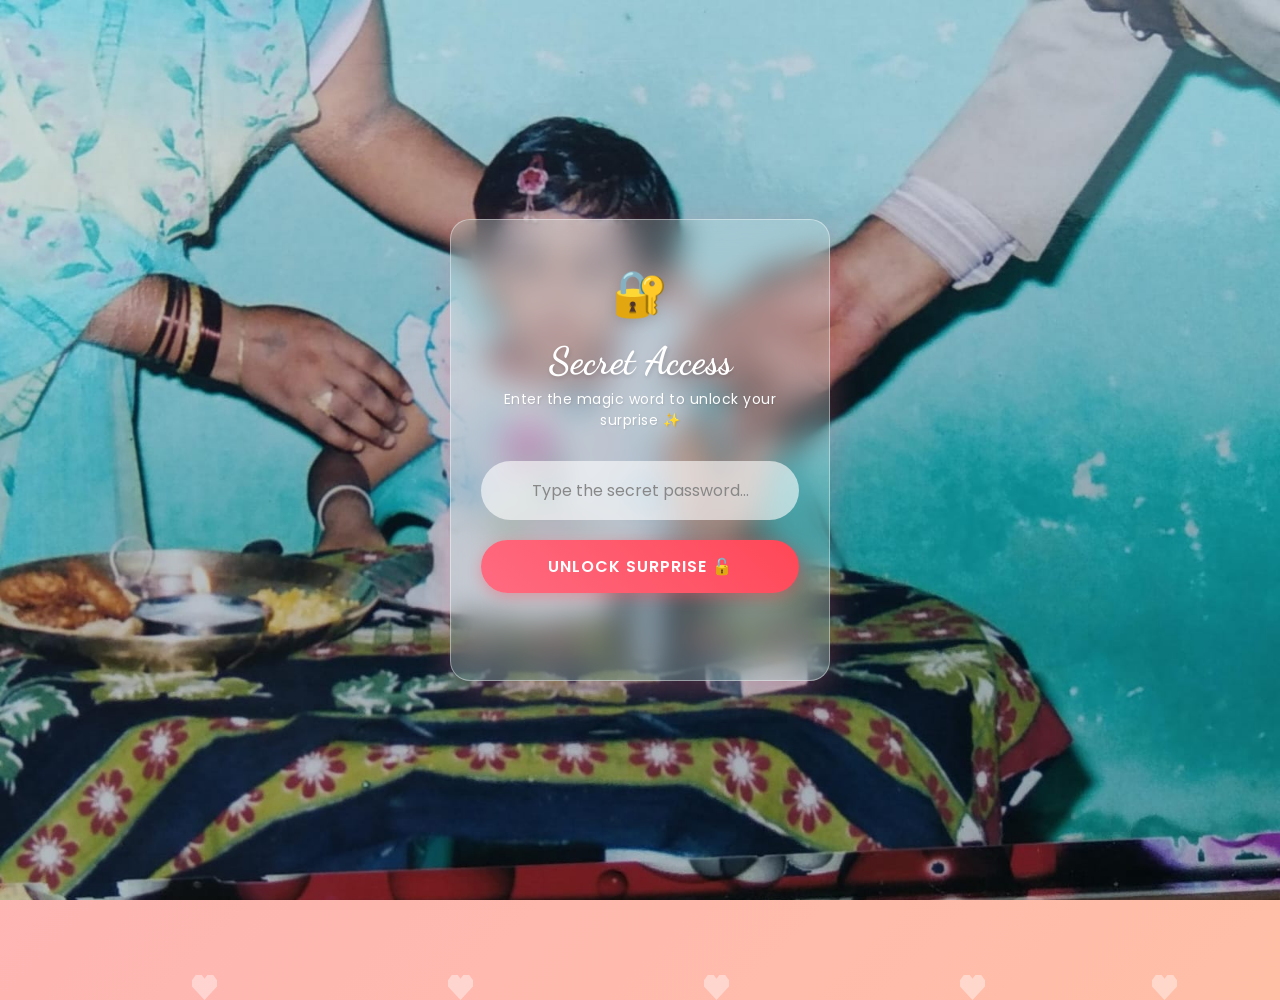
<file: index.html>
<!DOCTYPE html>
<html lang="en">
<head>
    <meta charset="UTF-8">
    <meta name="viewport" content="width=device-width, initial-scale=1.0">
    <title>Secret Access ❤️</title>
    <!-- Google Fonts for stylish typography -->
    <link href="https://fonts.googleapis.com/css2?family=Poppins:wght@300;400;600&family=Dancing+Script:wght@700&display=swap" rel="stylesheet">
    <style>
        * {
            margin: 0;
            padding: 0;
            box-sizing: border-box;
        }
        body {
            font-family: 'Poppins', sans-serif;
            min-height: 100vh;
            display: flex;
            justify-content: center;
            align-items: center;
            /* Animated Romantic Gradient Background */
            background: linear-gradient(-45deg, #ff9a9e, #fecfef, #ffc3a0, #ffafbd);
            background-size: 400% 400%;
            animation: gradientBG 10s ease infinite;
            overflow: hidden;
        }

        @keyframes gradientBG {
            0% { background-position: 0% 50%; }
            50% { background-position: 100% 50%; }
            100% { background-position: 0% 50%; }
        }

        /* Floating Hearts Background Animation */
        .bg-hearts {
            position: absolute;
            width: 100%;
            height: 100%;
            pointer-events: none;
            z-index: 0;
        }
        .bg-hearts span {
            position: absolute;
            display: block;
            width: 25px;
            height: 25px;
            background: rgba(255, 255, 255, 0.4);
            animation: floatHearts 5s linear infinite;
            bottom: -100px;
            /* Heart Shape using Clip-Path */
            clip-path: polygon(50% 15%, 61% 0, 85% 0, 100% 21%, 100% 46%, 50% 100%, 0 46%, 0 21%, 15% 0, 39% 0);
        }
        .bg-hearts span:nth-child(1) { left: 15%; animation-duration: 6s; }
        .bg-hearts span:nth-child(2) { left: 35%; animation-duration: 5s; animation-delay: 2s; }
        .bg-hearts span:nth-child(3) { left: 55%; animation-duration: 7s; }
        .bg-hearts span:nth-child(4) { left: 75%; animation-duration: 5.5s; animation-delay: 1s; }
        .bg-hearts span:nth-child(5) { left: 90%; animation-duration: 6.5s; animation-delay: 3s; }

        @keyframes floatHearts {
            0% { transform: translateY(0) scale(0.5) rotate(0deg); opacity: 1; }
            100% { transform: translateY(-100vh) scale(1.2) rotate(360deg); opacity: 0; }
        }

        /* Glassmorphism Card (Frosted Glass Effect) */
        .glass-card {
            position: relative;
            z-index: 1;
            background: rgba(255, 255, 255, 0.25);
            backdrop-filter: blur(15px);
            -webkit-backdrop-filter: blur(15px);
            border: 1px solid rgba(255, 255, 255, 0.4);
            border-radius: 20px;
            padding: 40px 30px;
            text-align: center;
            width: 90%;
            max-width: 380px;
            box-shadow: 0 8px 32px 0 rgba(255, 105, 135, 0.3);
            animation: popIn 0.8s cubic-bezier(0.175, 0.885, 0.32, 1.275) forwards;
            transition: all 0.4s ease;
        }

        @keyframes popIn {
            0% { transform: scale(0.8); opacity: 0; }
            100% { transform: scale(1); opacity: 1; }
        }

        .icon-lock {
            font-size: 45px;
            margin-bottom: 10px;
            display: inline-block;
            filter: drop-shadow(0px 4px 6px rgba(0,0,0,0.1));
        }

        .title {
            font-family: 'Dancing Script', cursive;
            font-size: 38px;
            color: #fff;
            margin-bottom: 5px;
            text-shadow: 1px 2px 4px rgba(0,0,0,0.15);
        }

        .subtitle {
            font-size: 14px;
            color: #fff;
            margin-bottom: 30px;
            font-weight: 400;
            letter-spacing: 0.5px;
            text-shadow: 1px 1px 2px rgba(0,0,0,0.1);
        }

        /* Stylish Input Field */
        .password-input {
            width: 100%;
            padding: 15px 20px;
            border-radius: 30px;
            border: 2px solid transparent;
            background: rgba(255, 255, 255, 0.6);
            font-size: 16px;
            color: #333;
            outline: none;
            transition: all 0.3s ease;
            text-align: center;
            font-family: 'Poppins', sans-serif;
            margin-bottom: 20px;
        }

        .password-input:focus {
            background: rgba(255, 255, 255, 0.95);
            border: 2px solid #ff9a9e;
            box-shadow: 0 0 15px rgba(255, 255, 255, 0.6);
            transform: scale(1.02);
        }

        .password-input::placeholder {
            color: #888;
        }

        /* Glowing Button */
        .unlock-btn {
            width: 100%;
            padding: 14px;
            border-radius: 30px;
            border: none;
            background: linear-gradient(45deg, #ff6b81, #ff4757);
            color: white;
            font-size: 16px;
            font-weight: 600;
            cursor: pointer;
            transition: all 0.3s ease;
            box-shadow: 0 4px 15px rgba(255, 71, 87, 0.4);
            font-family: 'Poppins', sans-serif;
            text-transform: uppercase;
            letter-spacing: 1px;
        }

        .unlock-btn:hover {
            transform: translateY(-3px);
            box-shadow: 0 8px 25px rgba(255, 71, 87, 0.6);
        }

        /* Error Message */
        .error-msg {
            color: #ff3f34;
            font-size: 13px;
            margin-top: 15px;
            font-weight: 600;
            opacity: 0;
            transition: opacity 0.3s ease;
            background: rgba(255, 255, 255, 0.8);
            padding: 6px 12px;
            border-radius: 12px;
            display: inline-block;
        }
    </style>
</head>
<body>

    <!-- Animated Hearts Behind the Card -->
    <div class="bg-hearts" style="background-image: url('images/6th.jpeg'); background-size: cover;">
        <span></span><span></span><span></span><span></span><span></span>
    </div>

    <main class="glass-card">
        <div class="icon-lock">🔐</div>
        <h1 class="title">Secret Access</h1>
        <p class="subtitle">Enter the magic word to unlock your surprise ✨</p>

        <input type="password" id="passInput" class="password-input" placeholder="Type the secret password...">
        
        <button onclick="checkPassword()" class="unlock-btn">
            Unlock Surprise 🔓
        </button>

        <p id="errorText" class="error-msg">Oops! Galat password. Phir se try karo 🥺</p>
    </main>

    <script>
    function checkPassword() {
        let enteredPass = document.getElementById("passInput").value;
        let errorMsg = document.getElementById("errorText");
        let card = document.querySelector('.glass-card');
        
        // Yahan "10oct" ka encoded roop likha hai. 
        // Ab koi code dekhega toh use "MTBvY3Q=" dikhega, asli password nahi.
        let encodedCorrectPass = "MTBvY3Q="; 

        // User jo password daalega, hum usko bhi encode karke match karenge
        if (btoa(enteredPass.toLowerCase()) === encodedCorrectPass) {
            
            card.style.transform = 'scale(0.9)';
            card.style.opacity = '0';
            setTimeout(() => {
                window.location.href = "home.html"; 
            }, 400);
            
        } else {
            
            errorMsg.style.opacity = "1";
            card.animate([
                { transform: 'translateX(0px)' },
                { transform: 'translateX(-10px)' },
                { transform: 'translateX(10px)' },
                { transform: 'translateX(-10px)' },
                { transform: 'translateX(10px)' },
                { transform: 'translateX(0px)' }
            ], { duration: 400 });
            
        }
    }

    document.getElementById("passInput").addEventListener("keypress", function(event) {
        if (event.key === "Enter") {
            event.preventDefault();
            checkPassword();
        }
    });
</script>
</body>
</html>
</file>
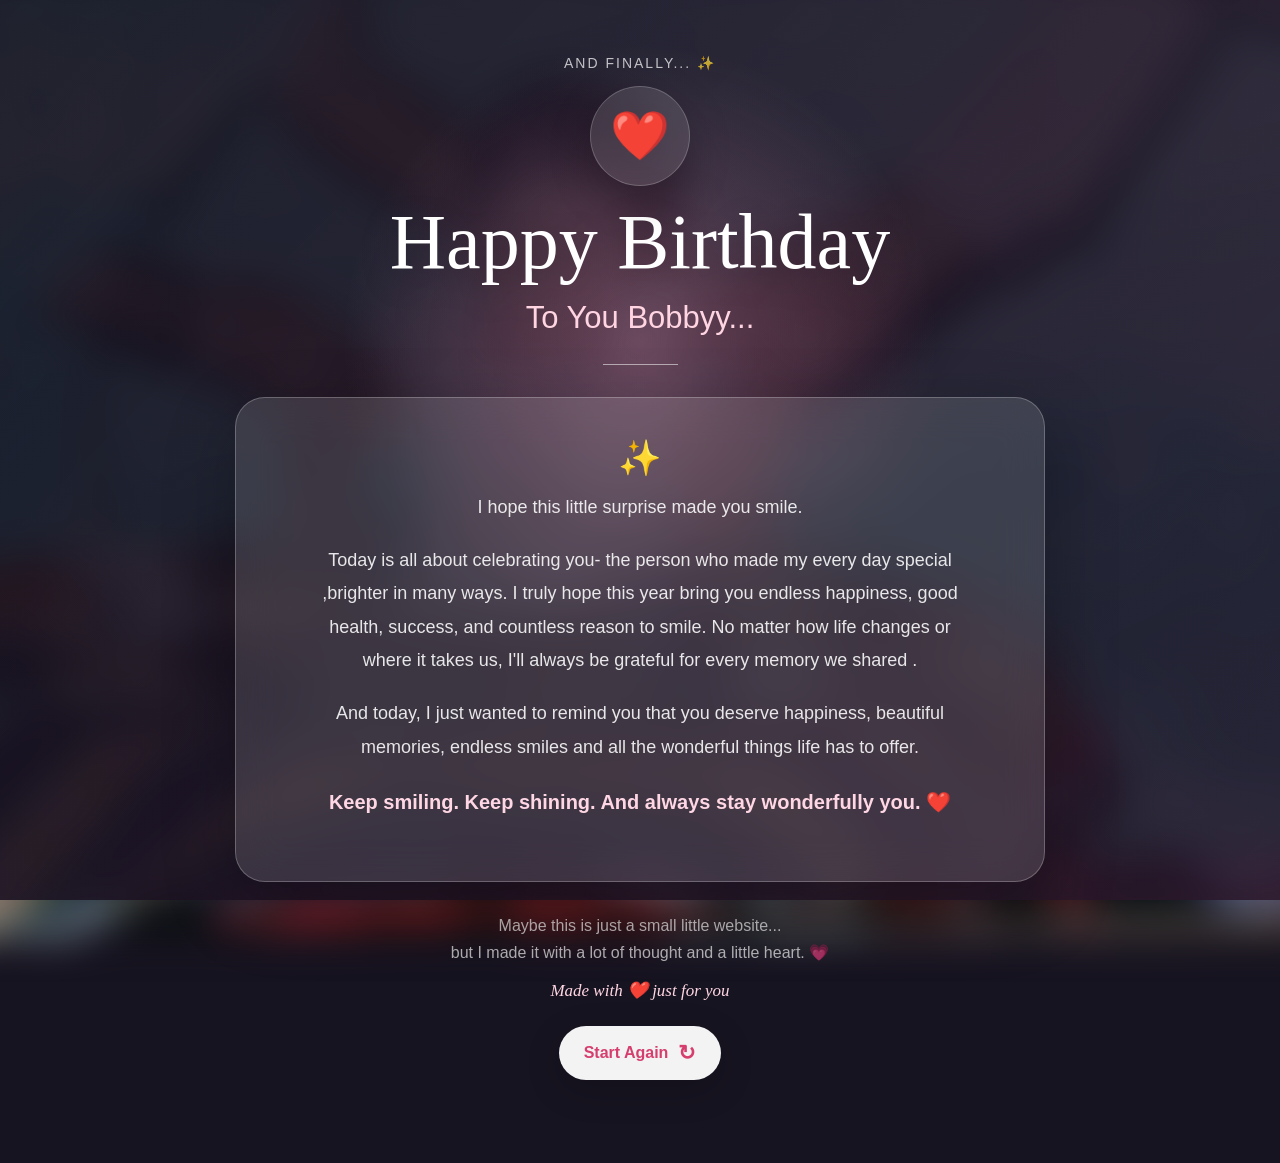
<file: final.html>
<!DOCTYPE html>
<html lang="en">

<head>
    <meta charset="UTF-8">
    <meta name="viewport" content="width=device-width, initial-scale=1.0">

    <title>One Last Surprise ❤️</title>

    <link rel="stylesheet" href="style.css">
</head>

<body class="final-page">

    <!-- Background -->
    <div class="final-bg" style="background-image: url('images/6th.jpeg'); background-size: cover;"></div>
    <div class="final-overlay"></div>


    <!-- Floating particles -->

    <div class="final-particles">

        <span>♡</span>
        <span>✦</span>
        <span>♥</span>
        <span>✧</span>
        <span>♡</span>
        <span>✦</span>
        <span>♥</span>
        <span>✧</span>
        <span>♡</span>
        <span>✦</span>

    </div>


    <main class="final-content">

        <p class="final-small">
            And finally... ✨
        </p>


        <div class="final-heart">
            ❤️
        </div>


        <h1>
            Happy Birthday
        </h1>

        <h2>
            To You Bobbyy...
        </h2>


        <div class="final-divider"></div>


        <!-- Final Glass Card -->

        <div class="final-card">

            <div class="final-card-icon">
                ✨
            </div>

            <p>
                I hope this little surprise made you smile.
            </p>

            <p>
               Today is all about celebrating you- the person who made my every day special ,brighter in many ways.
               I truly hope this year bring you endless happiness, good health, success, and countless reason to smile.
               No matter how life changes or where it takes us, I'll always be grateful for every memory we shared .
               
            </p>

            <p>
                And today, I just wanted to remind you that
                you deserve happiness, beautiful memories,
                endless smiles and all the wonderful things
                life has to offer.
            </p>

            <p class="final-highlight">
                Keep smiling. Keep shining.
                And always stay wonderfully you. ❤️
            </p>

        </div>


        <p class="final-ending">
            Maybe this is just a small little website...
            <br>
            but I made it with a lot of thought and a little heart. 💗
        </p>


        <div class="final-signature">
            Made with ❤️ just for you
        </div>


        <a href="index.html" class="final-btn">
            <span>Start Again</span>
            <span>↻</span>
        </a>

    </main>

</body>

</html>
</file>
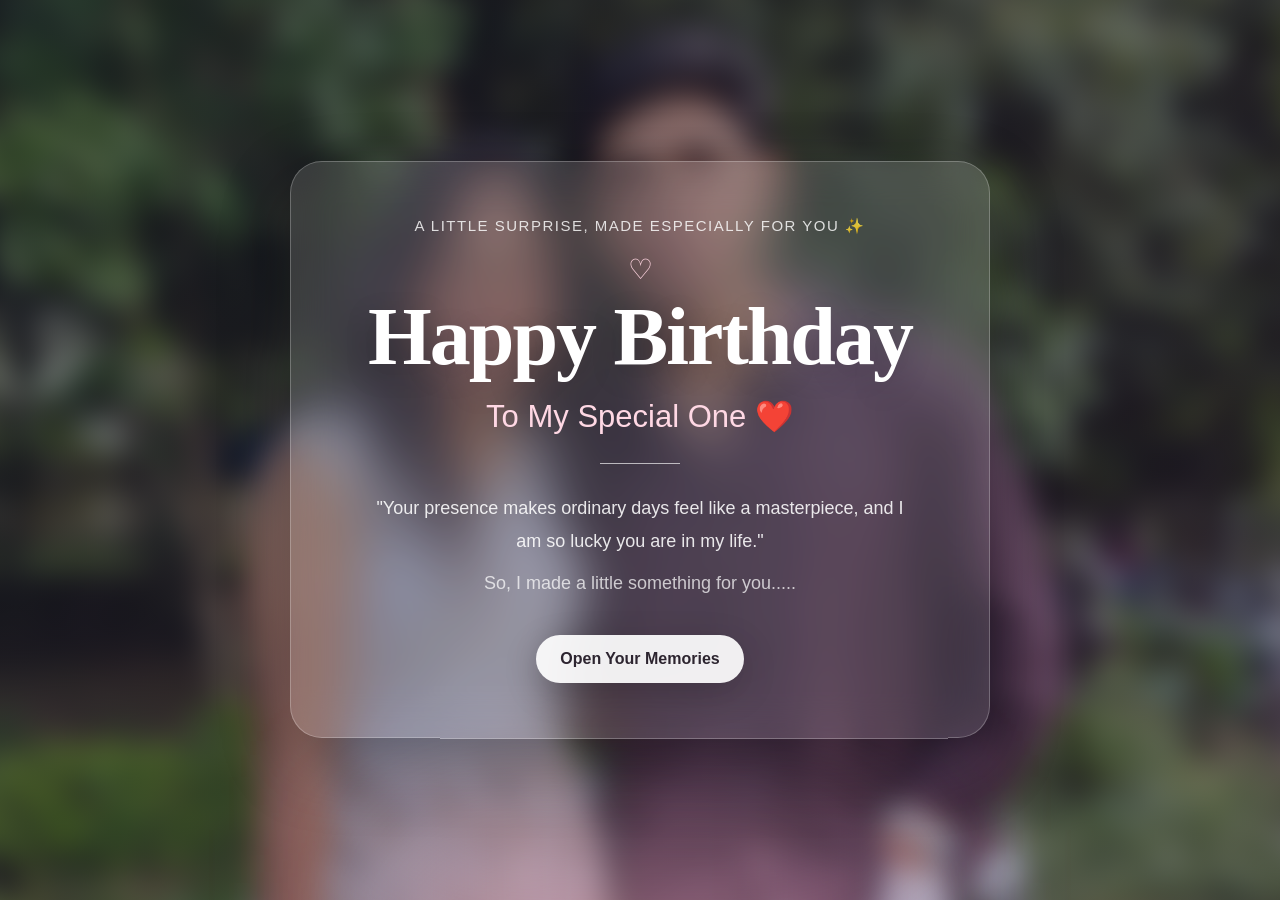
<file: home.html>
<!DOCTYPE html>
<html lang="en">

<head>
    <meta charset="UTF-8">
    <meta name="viewport" content="width=device-width, initial-scale=1.0">

    <title>For Someone Special ❤️</title>

    <link rel="stylesheet" href="style.css">
</head>

<body class="home-page">

    <!-- Blurred Background -->
    <div class="home-background" style="background-image: url('images/8th.jpeg'); background-size: cover;"></div>

    <!-- Soft overlay -->
    <div class="home-overlay"></div>


    <!-- Floating Hearts -->

    <div class="floating-hearts">

        <span>♡</span>
        <span>♥</span>
        <span>♡</span>
        <span>♥</span>
        <span>♡</span>
        <span>♥</span>
        <span>♡</span>
        <span>♥</span>

    </div>


    <!-- Main Content -->

    <main class="home-content">

        <div class="home-card">

            <p class="home-small">
                A little surprise, made especially for you ✨
            </p>

            <div class="tiny-heart">
                ♡
            </div>

            <h1>
                Happy Birthday
            </h1>

            <h2>
                To My Special One ❤️
            </h2>

            <div class="divider"></div>

            <p class="home-message">
                "Your presence makes ordinary days feel like a masterpiece, and I am so lucky you are in my life."
            </p>

            <p class="home-message second">
                So, I made a little something for you.....
            </p>


            <a href="memories.html" class="home-btn">
                <span>Open Your Memories</span>
                
            </a>


            

        </div>

    </main>


    <!-- Bottom glow -->

    <div class="bottom-glow"></div>

</body>

</html>
</file>
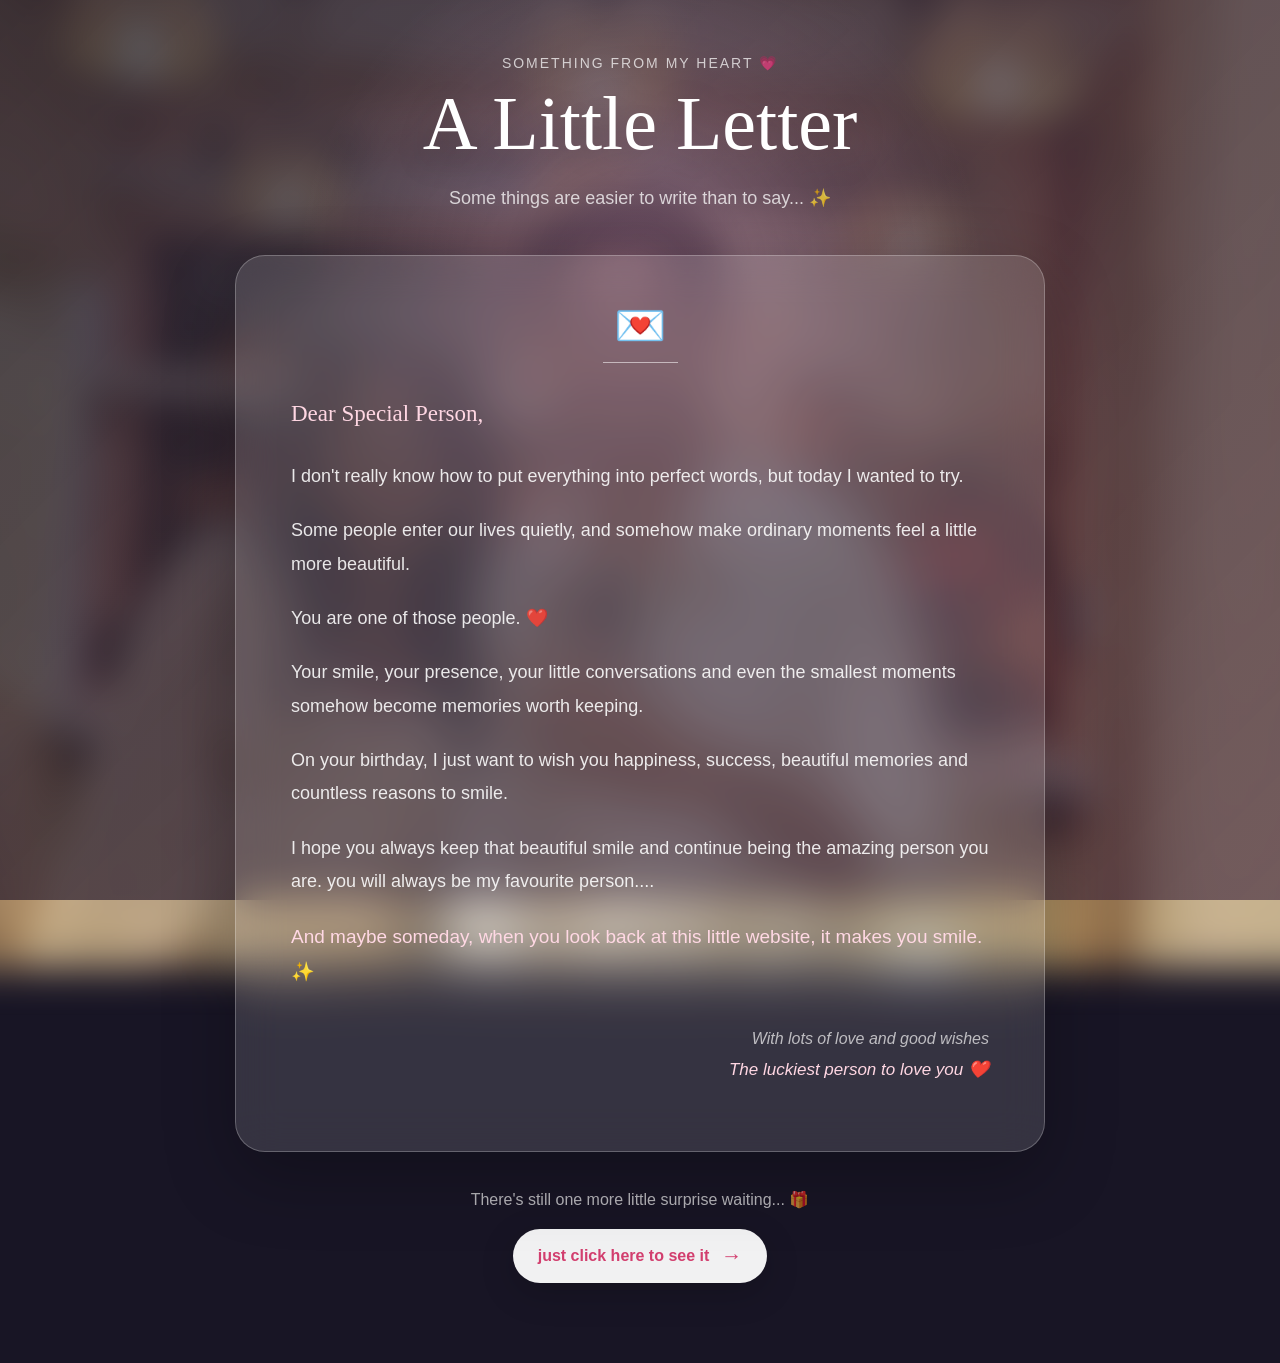
<file: letter.html>
<!DOCTYPE html>
<html lang="en">

<head>
    <meta charset="UTF-8">
    <meta name="viewport" content="width=device-width, initial-scale=1.0">

    <title>A Little Letter For You 💌</title>

    <link rel="stylesheet" href="style.css">
</head>

<body class="letter-page">

    <!-- Background -->
    <div class="letter-bg" style="background-image: url('images/5th.jpeg'); background-size: cover;"></div>
    <div class="letter-overlay"></div>

    <!-- Floating particles -->
    <div class="letter-particles">
        <span>♡</span>
        <span>✦</span>
        <span>♥</span>
        <span>✧</span>
        <span>♡</span>
        <span>✦</span>
        <span>♥</span>
        <span>✧</span>
        <span>♡</span>
    </div>


    <main class="letter-page-content">

        <p class="letter-small">
            Something from my heart 💗
        </p>

        <h1 class="letter-title">
            A Little Letter
        </h1>

        <p class="letter-subtitle">
            Some things are easier to write than to say... ✨
        </p>


        <!-- Letter Card -->

        <div class="letter-card-new">

            <div class="letter-top-icon">
                💌
            </div>

            <div class="letter-line"></div>

            <p class="dear-text">
                Dear Special Person,
            </p>

            <p>
                I don't really know how to put everything
                into perfect words, but today I wanted to try.
            </p>

            <p>
                Some people enter our lives quietly,
                and somehow make ordinary moments feel
                a little more beautiful.
            </p>

            <p>
                You are one of those people. ❤️
            </p>

            <p>
                Your smile, your presence, your little
                conversations and even the smallest moments
                somehow become memories worth keeping.
            </p>

            <p>
                On your birthday, I just want to wish you
                happiness, success, beautiful memories and
                countless reasons to smile.
            </p>

            <p>
                I hope you always keep that beautiful smile
                and continue being the amazing person you are.
                you will always be my favourite person....
            </p>

            <p class="special-text">
                And maybe someday, when you look back at
                this little website, it makes you smile. ✨
            </p>

            <p class="signature-new">
                With lots of love and  good wishes<br>
                <span>The luckiest person to love you ❤️</span>
            </p>

        </div>


        <!-- Continue -->

        <div class="letter-next">

            <p>
                There's still one more little surprise waiting... 🎁
            </p>

            <a href="surprise.html" class="letter-next-btn">
                just click here to see it
                <span>→</span>
            </a>

        </div>

    </main>

</body>
</html>
</file>
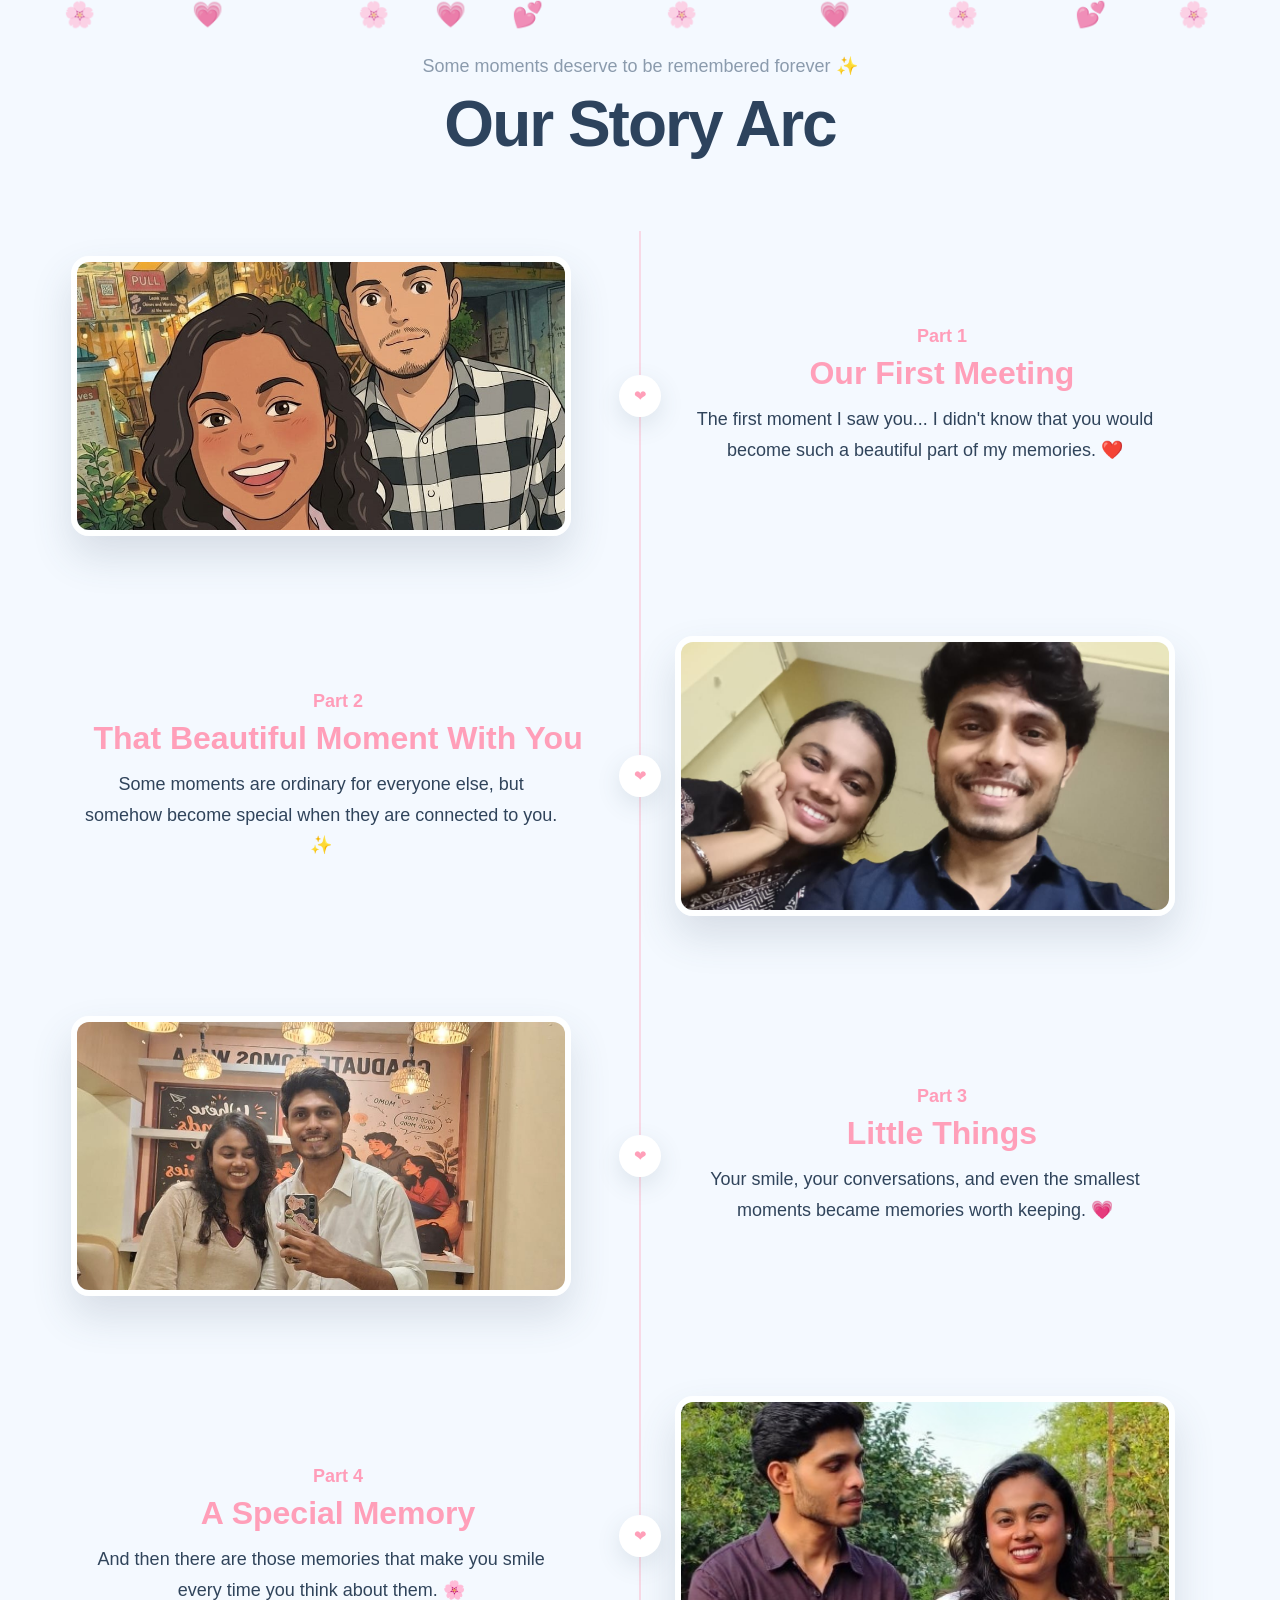
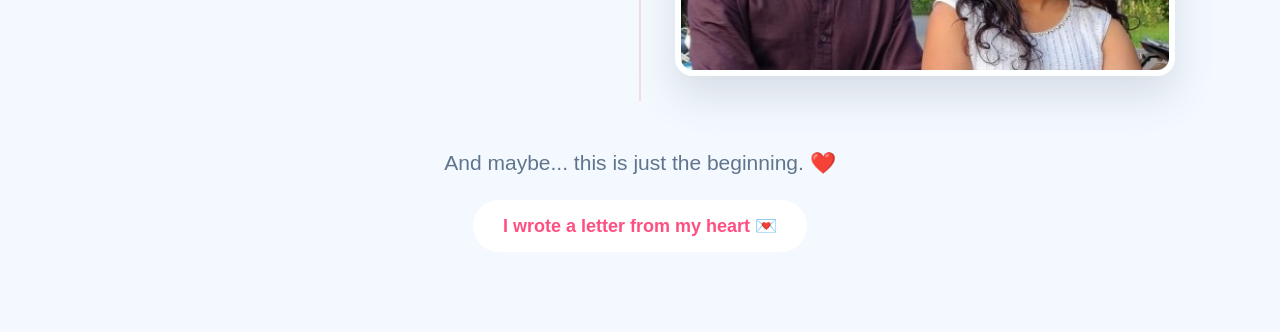
<file: memories.html>
<!DOCTYPE html>
<html lang="en">

<head>
    <meta charset="UTF-8">
    <meta name="viewport" content="width=device-width, initial-scale=1.0">

    <title>Your Story ❤️</title>

    <link rel="stylesheet" href="style.css">
</head>

<body class="story-page" >

    <!-- Floating petals -->
    <div class="petals">
        <span>🌸</span>
        <span>💗</span>
        <span>🌸</span>
        <span>💕</span>
        <span>🌸</span>
        <span>💗</span>
        <span>🌸</span>
        <span>💕</span>
        <span>🌸</span>
        <span>💗</span>
    </div>

    <main class="story-container">

        <p class="story-subtitle">
            Some moments deserve to be remembered forever ✨
        </p>

        <h1 class="story-title">
            Our Story Arc
        </h1>

        <div class="timeline">

            <!-- PART 1 -->
            <section class="story-item">

                <div class="story-photo">
                    <img src="images/11th.jpeg" alt="Our first memory">
                </div>

                <div class="story-content">
                    <span class="story-number">Part 1</span>

                    <h2>Our First Meeting</h2>

                    <p>
                        The first moment I saw you...
                        I didn't know that you would become
                        such a beautiful part of my memories. ❤️
                    </p>
                </div>

            </section>


            <!-- PART 2 -->
            <section class="story-item reverse">

                <div class="story-photo">
                    <img src="images/9th.jpeg" alt="Beautiful memory">
                </div>

                <div class="story-content">
                    <span class="story-number">Part 2</span>

                    <h2>That Beautiful Moment With You</h2>

                    <p>
                        Some moments are ordinary for everyone else,
                        but somehow become special when they are
                        connected to you. ✨
                    </p>
                </div>

            </section>


            <!-- PART 3 -->
            <section class="story-item">

                <div class="story-photo">
                    <img src="images/5th.jpeg" alt="Another memory">
                </div>

                <div class="story-content">
                    <span class="story-number">Part 3</span>

                    <h2>Little Things </h2>

                    <p>
                        Your smile, your conversations,
                        and even the smallest moments
                        became memories worth keeping. 💗
                    </p>
                </div>

            </section>


            <!-- PART 4 -->
            <section class="story-item reverse">

                <div class="story-photo">
                    <img src="images/3rd.jpg" alt="Special memory">
                </div>

                <div class="story-content">
                    <span class="story-number">Part 4</span>

                    <h2>A Special Memory</h2>

                    <p>
                        And then there are those memories
                        that make you smile every time
                        you think about them. 🌸
                    </p>
                </div>

            </section>

        </div>


        <div class="story-next">

            <p>
                And maybe... this is just the beginning. ❤️
            </p>

            <a href="letter.html" class="btn">
               I wrote a letter from my heart 💌
            </a>

        </div>

    </main>

</body>
</html>
</file>
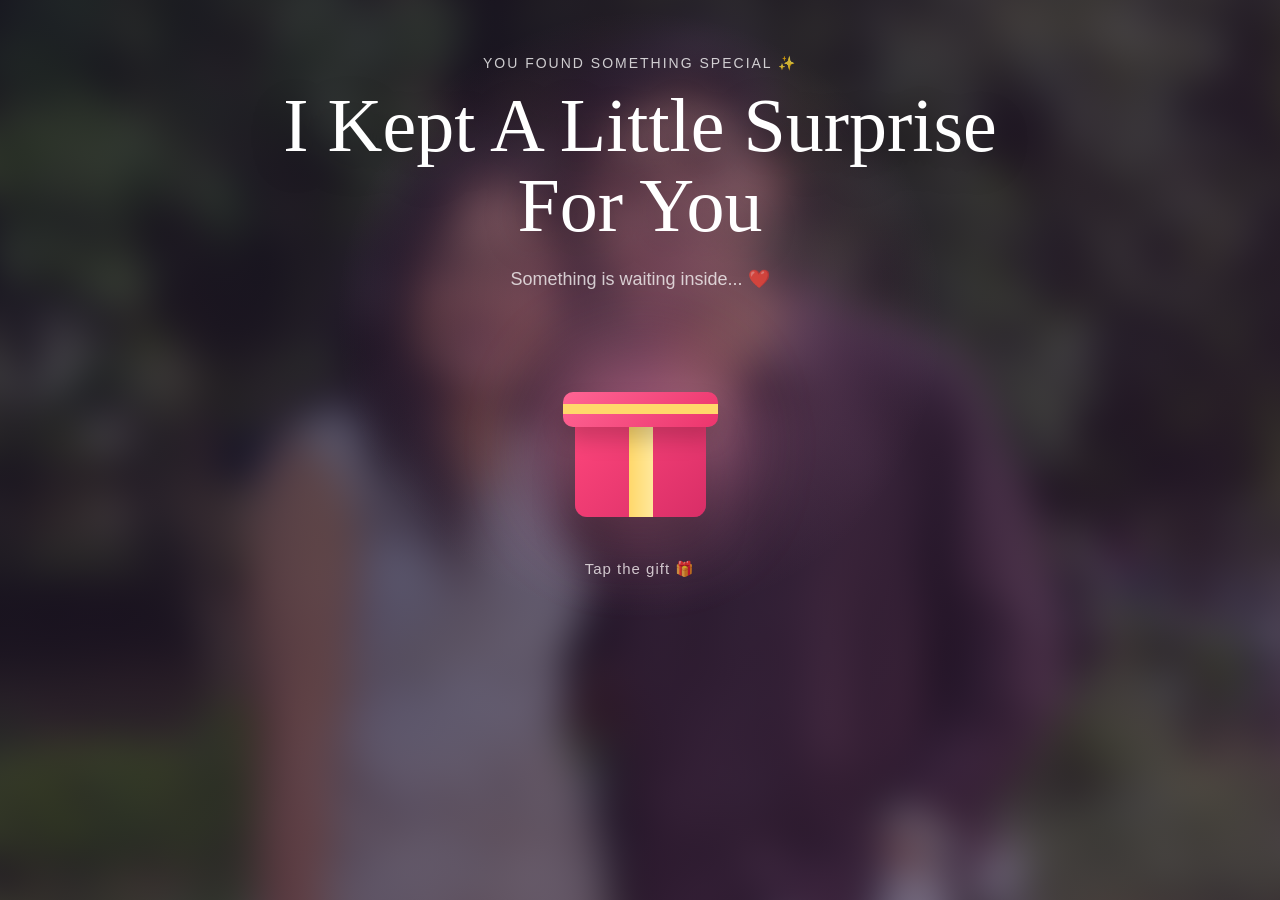
<file: surprise.html>
<!DOCTYPE html>
<html lang="en">

<head>
    <meta charset="UTF-8">
    <meta name="viewport" content="width=device-width, initial-scale=1.0">

    <title>A Little Surprise ❤️</title>

    <link rel="stylesheet" href="style.css">
</head>

<body class="surprise-page">

    <!-- Background -->
    <div class="surprise-bg" style="background-image: url('images/8th.jpeg'); background-size: cover;"></div>
    <div class="surprise-overlay"></div>


    <!-- Floating particles -->
    <div class="surprise-particles">

        <span>✦</span>
        <span>♡</span>
        <span>✧</span>
        <span>♥</span>
        <span>✦</span>
        <span>♡</span>
        <span>✧</span>
        <span>♥</span>
        <span>✦</span>
        <span>♡</span>

    </div>


    <main class="surprise-content">

        <p class="surprise-small">
            You found something special ✨
        </p>

        <h1>
            I Kept A Little Surprise<br>
            For You
        </h1>

        <p class="surprise-subtitle">
            Something is waiting inside... ❤️
        </p>


        <!-- Gift -->

        <div class="gift-area">

            <div
                class="gift-wrapper"
                onclick="openGift()"
            >

                <div class="gift-glow"></div>

                <div class="gift">

                    <div class="gift-lid">

                        <div class="ribbon-horizontal"></div>

                    </div>

                    <div class="gift-body">

                        <div class="ribbon-vertical"></div>

                    </div>

                </div>

            </div>

            <p class="click-text">
                Tap the gift 🎁
            </p>

        </div>


        <!-- Sparkles -->

        <div id="sparkles" class="sparkles">

            <span>✨</span>
            <span>✨</span>
            <span>💗</span>
            <span>✨</span>
            <span>💕</span>
            <span>✨</span>

        </div>


        <!-- Hidden message -->

        <div
            id="gift-message"
            class="surprise-message"
        >

            <div class="message-icon">
                💌
            </div>

            <p class="message-small">
                A little something from my heart 💗
            </p>

            <h2>
                Surprise! ❤️
            </h2>

            <div class="message-line"></div>

            <p>
                ForeverYou deserve all the happiness in the world.
                Never stop smiling and never stop being
                the amazing person you are.
            </p>

            <p>
                I hope this little surprise made your day
                just a little more special. ✨
            </p>

            <p class="special-line">
                And remember...
                I Am Just A Little Part of your Story  💗
            </p>


            <!-- =========================
                 VIDEO SECTION
            ========================== -->

            <div class="surprise-video">

                <p class="video-title">
                    A little video, just for you 🎬❤️
                </p>

                
                <video
                  controls
                  width="600"
                  preload="auto"
                >
                  <source src="video/surpries.mp4" type="video/mp4">
                </video>

            </div>


            <!-- Final Button -->

            <a
                href="final.html"
                class="last-surprise-btn"
            >
                One Last Surprise
                <span>🌙</span>
            </a>

        </div>

    </main>


    <script src="js/script.js"></script>

</body>

</html>
</file>
<file: style.css>
* {
    margin: 0;
    padding: 0;
    box-sizing: border-box;
}

body {
    min-height: 100vh;
    display: flex;
    justify-content: center;
    align-items: center;

    background: linear-gradient(135deg, #ff758c, #ff7eb3);

    font-family: Arial, sans-serif;

    color: white;
    text-align: center;
    
    overflow-x: hidden;
    overflow-y: auto;
    
}

.container {
    width: 90%;
    max-width: 700px;
}

.small-text {
    font-size: 18px;
    margin-bottom: 20px;
}

h1 {
    font-size: 70px;
    margin-bottom: 10px;
}

h2 {
    font-size: 32px;
    margin-bottom: 25px;
}

.message {
    font-size: 20px;
    line-height: 1.6;
    margin-bottom: 35px;
}

.btn {
    display: inline-block;

    padding: 15px 30px;

    background: white;
    color: #ff4f81;

    text-decoration: none;

    border-radius: 30px;

    font-size: 18px;
    font-weight: bold;

    transition: 0.3s;
}

.btn:hover {
    transform: scale(1.1);
}

/* =================================
   MEMORY STORY PAGE
================================= */

.story-page {
    min-height: 100vh;
    display: block;

    background: #f4f9ff;

    color: #30445b;

    overflow-x: hidden;
    overflow-y: auto;

    position: relative;
}


/* Main container */

.story-container {
    width: 92%;
    max-width: 1250px;

    margin: auto;

    padding: 55px 20px 80px;
}


/* Heading */

.story-subtitle {
    text-align: center;

    font-size: 18px;

    color: #8b9bad;

    margin-bottom: 10px;
}

.story-title {
    text-align: center;

    font-size: 64px;

    color: #2d435d;

    margin-bottom: 70px;

    letter-spacing: -2px;
}


/* Timeline */

.timeline {
    position: relative;
}


/* Center line */

.timeline::before {
    content: "";

    position: absolute;

    left: 50%;

    top: 0;
    bottom: 0;

    width: 2px;

    background: rgba(255, 158, 184, 0.35);

    transform: translateX(-50%);
}


/* Individual story */

.story-item {

    display: grid;

    grid-template-columns: 1fr 1fr;

    gap: 70px;

    align-items: center;

    min-height: 330px;

    position: relative;

    margin-bottom: 50px;
}


/* Reverse layout */

.story-item.reverse {
    direction: rtl;
}

.story-item.reverse > * {
    direction: ltr;
}


/* Photo */

.story-photo {
    position: relative;
    

    z-index: 2;
}

.story-photo img {

    width: 200%;

    height: 380px;
    max-width: 500px;

    object-fit: cover;

    display: block;

    border-radius: 18px;

    border: 6px solid rgba(255, 255, 255, 0.9);

    box-shadow:
        0 20px 40px rgba(63, 82, 102, 0.16);

    transition: 0.4s ease;
}

.story-photo img:hover {

    transform: scale(1.025) rotate(-1deg);

    box-shadow:
        0 25px 50px rgba(63, 82, 102, 0.22);
}


/* Content */

.story-content {

    padding: 20px 10px;

    position: relative;

    z-index: 2;
}

.story-number {

    display: inline-block;

    color: #ff9db9;

    font-size: 18px;

    font-weight: bold;

    margin-bottom: 8px;
}

.story-content h2 {

    color: #ff9fb9;

    font-size: 32px;

    margin-bottom: 12px;
}

.story-content p {

    color: #30445b;

    font-size: 18px;

    line-height: 1.7;

    max-width: 480px;
}


/* Center timeline dot */

.story-item::after {

    content: "❤";

    position: absolute;

    left: 50%;

    top: 50%;

    transform: translate(-50%, -50%);

    width: 42px;

    height: 42px;

    display: flex;

    align-items: center;

    justify-content: center;

    border-radius: 50%;

    background: #fff;

    color: #ff9fb9;

    box-shadow:
        0 8px 25px rgba(63, 82, 102, 0.13);

    font-size: 15px;

    z-index: 5;
}


/* Bottom */

.story-next {

    text-align: center;

    margin-top: 30px;
}

.story-next p {

    font-size: 21px;

    color: #094487;

    margin-bottom: 25px;
}


/* Floating petals */

.petals {

    position: fixed;

    inset: 0;

    overflow: hidden;

    pointer-events: none;

    z-index: 1;
}

.petals span {

    position: absolute;

    font-size: 25px;

    opacity: 0.65;

    animation: floatPetal linear infinite;
}


/* Different positions */

.petals span:nth-child(1) {
    left: 5%;
    animation-duration: 13s;
}

.petals span:nth-child(2) {
    left: 15%;
    animation-duration: 16s;
}

.petals span:nth-child(3) {
    left: 28%;
    animation-duration: 12s;
}

.petals span:nth-child(4) {
    left: 40%;
    animation-duration: 17s;
}

.petals span:nth-child(5) {
    left: 52%;
    animation-duration: 14s;
}

.petals span:nth-child(6) {
    left: 64%;
    animation-duration: 19s;
}

.petals span:nth-child(7) {
    left: 74%;
    animation-duration: 15s;
}

.petals span:nth-child(8) {
    left: 84%;
    animation-duration: 18s;
}

.petals span:nth-child(9) {
    left: 92%;
    animation-duration: 13s;
}

.petals span:nth-child(10) {
    left: 34%;
    animation-duration: 20s;
}


/* Animation */

@keyframes floatPetal {

    0% {
        transform:
            translateY(-100px)
            rotate(0deg);

        opacity: 0;
    }

    15% {
        opacity: 0.7;
    }

    50% {
        transform:
            translateY(50vh)
            translateX(40px)
            rotate(180deg);
    }

    100% {
        transform:
            translateY(110vh)
            translateX(-50px)
            rotate(360deg);

        opacity: 0;
    }
}


/* Mobile */

@media (max-width: 800px) {

    .story-title {
        font-size: 42px;
    }

    .timeline::before {
        display: none;
    }

    .story-item,
    .story-item.reverse {

        grid-template-columns: 1fr;

        gap: 20px;

        direction: ltr;

        margin-bottom: 60px;
    }

    .story-item::after {
        display: none;
    }

    .story-photo img {
        height: 300px;
    }

    .story-content {
        text-align: center;
    }

    .story-content p {
        margin: auto;
    }
}

/*========================
   LETTER PAGE
========================= */
.letter-container {
    width: 90%;
    max-width: 800px;
    margin: auto;
    padding: 60px 20px;
    text-align: center;
}

.letter-container h1 {
    font-size: 48px;
    margin-bottom: 35px;
}

.letter-card {
    background: rgba(255, 255, 255, 0.15);
    border-radius: 25px;
    padding: 40px;
    margin-bottom: 40px;

    backdrop-filter: blur(12px);
    -webkit-backdrop-filter: blur(12px);

    border: 1px solid rgba(255, 255, 255, 0.25);

    text-align: left;

    line-height: 1.8;
    font-size: 18px;
}

.letter-card p {
    margin-bottom: 22px;
}

.letter-card .signature {
    text-align: right;
    margin-top: 35px;
    font-style: italic;
}

@media (max-width: 700px) {

    .letter-container h1 {
        font-size: 34px;
    }

    .letter-card {
        padding: 25px;
        font-size: 16px;
    }
}

.surprise-container {
    min-height: 100vh;
    width: 90%;
    max-width: 900px;
    margin: auto;

    display: flex;
    flex-direction: column;
    justify-content: center;
    align-items: center;

    text-align: center;
}

.surprise-container h1 {
    font-size: 48px;
    margin-bottom: 10px;
}

.surprise-hint {
    font-size: 18px;
    margin-bottom: 50px;
}

/* GIFT */

.gift {
    position: relative;
    width: 180px;
    height: 170px;

    cursor: pointer;

    animation: floating 2s ease-in-out infinite;
}

.gift-box {
    position: absolute;
    bottom: 0;
    left: 15px;

    width: 150px;
    height: 115px;

    background: #ff4f81;
    border-radius: 8px;
}

.gift-lid {
    position: absolute;
    top: 35px;
    left: 5px;

    width: 170px;
    height: 35px;

    background: #ff2f6d;
    border-radius: 8px;

    transition: 0.6s;
}

.gift-ribbon {
    position: absolute;

    left: 62px;

    width: 25px;
    height: 115px;

    background: #ffd166;
}

.gift:hover {
    transform: scale(1.05);
}

.gift-message {
    display: none;

    max-width: 650px;

    margin-top: 40px;

    padding: 30px;

    background: rgba(255, 255, 255, 0.15);

    border: 1px solid rgba(255, 255, 255, 0.25);

    border-radius: 25px;

    backdrop-filter: blur(12px);
}

.gift-message.show {
    display: block;
    animation: reveal 0.8s ease;
}

.gift-message h2 {
    font-size: 35px;
    margin-bottom: 15px;
}

.gift-message p {
    font-size: 18px;
    line-height: 1.7;
    margin-bottom: 25px;
}

@keyframes floating {

    0%, 100% {
        transform: translateY(0);
    }

    50% {
        transform: translateY(-12px);
    }
}

@keyframes reveal {

    from {
        opacity: 0;
        transform: translateY(30px);
    }

    to {
        opacity: 1;
        transform: translateY(0);
    }
}

@media (max-width: 700px) {

    .surprise-container h1 {
        font-size: 34px;
    }
}

/* =========================
   FINAL PAGE
========================= */

.final-container {
    min-height: 100vh;
    width: 90%;
    max-width: 900px;
    margin: auto;

    display: flex;
    flex-direction: column;
    justify-content: center;
    align-items: center;

    text-align: center;

    padding: 60px 20px;

    position: relative;
}

.final-container h1 {
    font-size: 65px;
    margin-bottom: 10px;
}

.final-container h2 {
    font-size: 30px;
    margin-bottom: 35px;
}

.final-message {
    max-width: 700px;

    background: rgba(255, 255, 255, 0.15);

    border: 1px solid rgba(255, 255, 255, 0.25);

    border-radius: 25px;

    padding: 35px;

    backdrop-filter: blur(12px);
    -webkit-backdrop-filter: blur(12px);

    line-height: 1.8;
    font-size: 18px;
}

.final-message p {
    margin-bottom: 20px;
}

.final-message .highlight {
    font-size: 22px;
    font-weight: bold;
}

.heart {
    font-size: 70px;

    margin: 25px 0;

    animation: heartbeat 1.3s infinite;
}

.ending {
    font-size: 17px;
    margin-bottom: 25px;
    opacity: 0.9;
}

/* FLOATING HEART */

@keyframes heartbeat {

    0% {
        transform: scale(1);
    }

    25% {
        transform: scale(1.15);
    }

    40% {
        transform: scale(1);
    }

    60% {
        transform: scale(1.15);
    }

    100% {
        transform: scale(1);
    }
}

/* STARS */

.stars {
    position: absolute;
    inset: 0;
    pointer-events: none;
}

.stars span {
    position: absolute;
    font-size: 25px;
    animation: twinkle 2s infinite ease-in-out;
}

.stars span:nth-child(1) {
    top: 15%;
    left: 12%;
}

.stars span:nth-child(2) {
    top: 25%;
    right: 15%;
}

.stars span:nth-child(3) {
    bottom: 20%;
    left: 18%;
}

.stars span:nth-child(4) {
    bottom: 25%;
    right: 18%;
}

.stars span:nth-child(5) {
    top: 10%;
    left: 50%;
}

@keyframes twinkle {

    0%, 100% {
        opacity: 0.3;
        transform: scale(0.8);
    }

    50% {
        opacity: 1;
        transform: scale(1.2);
    }
}

@media (max-width: 700px) {

    .final-container h1 {
        font-size: 42px;
    }

    .final-container h2 {
        font-size: 24px;
    }

    .final-message {
        padding: 25px;
        font-size: 16px;
    }

    .final-message .highlight {
        font-size: 19px;
    }
}

/* =========================================
   PREMIUM HOME / INDEX PAGE
========================================= */

.home-page {
    min-height: 100vh;
    margin: 0;

    display: block;

    position: relative;

    

    background: #111827;
}


/* =========================================
   BLURRED BACKGROUND
========================================= */

.home-background {
    position: fixed;
    inset: -30px;

    background-image: url("../images/hero-bg.jpg");

    background-size: cover;
    background-position: center;

    filter: blur(14px);

    transform: scale(1.08);

    z-index: 0;
}


/* Dark + soft overlay */

.home-overlay {
    position: fixed;
    inset: 0;

    background:
        linear-gradient(
            135deg,
            rgba(16, 24, 40, 0.55),
            rgba(67, 40, 73, 0.35)
        );

    z-index: 1;
}


/* =========================================
   CENTER CONTENT
========================================= */

.home-content {
    position: relative;

    z-index: 5;

    min-height: 100vh;

    display: flex;

    justify-content: center;
    align-items: center;

    padding: 30px;
}


/* =========================================
   GLASS CARD
========================================= */

.home-card {
    width: min(700px, 92vw);

    padding: 55px 50px;

    text-align: center;

    border-radius: 32px;

    background:
        rgba(255, 255, 255, 0.12);

    border:
        1px solid rgba(255, 255, 255, 0.24);

    backdrop-filter: blur(22px);
    -webkit-backdrop-filter: blur(22px);

    box-shadow:
        0 25px 70px rgba(0, 0, 0, 0.28);

    animation: homeCardIn 1.2s ease;
}


/* =========================================
   SMALL TEXT
========================================= */

.home-small {
    margin: 0 0 18px;

    color: rgba(255, 255, 255, 0.82);

    font-size: 15px;

    letter-spacing: 1.5px;

    text-transform: uppercase;
}


/* =========================================
   HEART
========================================= */

.tiny-heart {
    font-size: 28px;

    color: #ffd5e0;

    margin-bottom: 8px;

    animation: heartbeat 1.8s infinite;
}


/* =========================================
   HEADING
========================================= */

.home-card h1 {
    margin: 0;

    color: #ffffff;

    font-family:
        Georgia,
        "Times New Roman",
        serif;

    font-size: clamp(48px, 7vw, 82px);

    font-weight: 600;

    line-height: 1.05;

    letter-spacing: -2px;

    text-shadow:
        0 8px 30px rgba(0, 0, 0, 0.18);
}


.home-card h2 {
    margin: 18px 0 0;

    color: #ffd8e4;

    font-size: clamp(22px, 3vw, 31px);

    font-weight: 400;
}


/* =========================================
   DIVIDER
========================================= */

.divider {

    width: 80px;
    height: 1px;

    margin: 28px auto;

    background:
        rgba(255, 255, 255, 0.65);
}


/* =========================================
   MESSAGE
========================================= */

.home-message {

    max-width: 550px;

    margin: 0 auto;

    color:
        rgba(255, 255, 255, 0.88);

    font-size: 18px;

    line-height: 1.8;
}


.home-message.second {

    margin-top: 10px;

    color:
        rgba(255, 255, 255, 0.72);
}


/* =========================================
   BUTTON
========================================= */

.home-btn {

    display: inline-flex;

    align-items: center;

    gap: 12px;

    margin-top: 35px;

    padding: 15px 24px;

    border-radius: 999px;

    color: #2d2530;

    background: rgba(255, 255, 255, 0.92);

    text-decoration: none;

    font-size: 16px;

    font-weight: 600;

    box-shadow:
        0 10px 35px rgba(0, 0, 0, 0.18);

    transition:
        transform 0.3s ease,
        box-shadow 0.3s ease,
        background 0.3s ease;
}


.home-btn:hover {

    transform:
        translateY(-4px)
        scale(1.02);

    box-shadow:
        0 16px 40px rgba(0, 0, 0, 0.25);

    background: #ffffff;
}


.btn-arrow {

    font-size: 20px;

    transition:
        transform 0.3s ease;
}


.home-btn:hover .btn-arrow {

    transform:
        translateX(5px);
}


/* =========================================
   FOOTER TEXT
========================================= */

.home-footer {

    margin-top: 30px;

    color:
        rgba(255, 255, 255, 0.58);

    font-size: 13px;

    letter-spacing: 1px;
}


/* =========================================
   FLOATING HEARTS
========================================= */

.floating-hearts {

    position: fixed;

    inset: 0;

    overflow: hidden;

    pointer-events: none;

    z-index: 3;
}


.floating-hearts span {

    position: absolute;

    bottom: -50px;

    color:
        rgba(255, 210, 225, 0.65);

    font-size: 22px;

    animation:
        floatHeart linear infinite;
}


.floating-hearts span:nth-child(1) {
    left: 7%;
    animation-duration: 12s;
    animation-delay: 0s;
}

.floating-hearts span:nth-child(2) {
    left: 19%;
    animation-duration: 16s;
    animation-delay: 3s;
}

.floating-hearts span:nth-child(3) {
    left: 33%;
    animation-duration: 13s;
    animation-delay: 5s;
}

.floating-hearts span:nth-child(4) {
    left: 47%;
    animation-duration: 18s;
    animation-delay: 1s;
}

.floating-hearts span:nth-child(5) {
    left: 61%;
    animation-duration: 14s;
    animation-delay: 4s;
}

.floating-hearts span:nth-child(6) {
    left: 73%;
    animation-duration: 17s;
    animation-delay: 2s;
}

.floating-hearts span:nth-child(7) {
    left: 84%;
    animation-duration: 15s;
    animation-delay: 6s;
}

.floating-hearts span:nth-child(8) {
    left: 93%;
    animation-duration: 12s;
    animation-delay: 7s;
}


@keyframes floatHeart {

    0% {
        transform:
            translateY(0)
            rotate(0deg);

        opacity: 0;
    }

    15% {
        opacity: 0.7;
    }

    50% {

        transform:
            translateY(-50vh)
            translateX(30px)
            rotate(25deg);
    }

    100% {

        transform:
            translateY(-110vh)
            translateX(-30px)
            rotate(-25deg);

        opacity: 0;
    }
}


/* =========================================
   BOTTOM GLOW
========================================= */

.bottom-glow {

    position: fixed;

    width: 500px;
    height: 250px;

    left: 50%;
    bottom: -180px;

    transform:
        translateX(-50%);

    background:
        rgba(255, 180, 205, 0.45);

    filter: blur(80px);

    pointer-events: none;

    z-index: 2;
}


/* =========================================
   ENTRY ANIMATION
========================================= */

@keyframes homeCardIn {

    from {

        opacity: 0;

        transform:
            translateY(30px)
            scale(0.97);
    }

    to {

        opacity: 1;

        transform:
            translateY(0)
            scale(1);
    }
}


/* =========================================
   HEARTBEAT
========================================= */

@keyframes heartbeat {

    0%, 100% {
        transform: scale(1);
    }

    15% {
        transform: scale(1.18);
    }

    30% {
        transform: scale(1);
    }

    45% {
        transform: scale(1.15);
    }
}


/* =========================================
   MOBILE
========================================= */

@media (max-width: 650px) {

    .home-content {
        padding: 18px;
    }

    .home-card {
        padding: 40px 25px;
        border-radius: 25px;
    }

    .home-message {
        font-size: 16px;
    }

    .home-small {
        font-size: 12px;
    }

    .home-btn {
        padding: 14px 20px;
    }
}* {
    margin: 0;
    padding: 0;
    box-sizing: border-box;
}

body {
    min-height: 100vh;
    display: flex;
    justify-content: center;
    align-items: center;

    background: linear-gradient(135deg, #ff758c, #ff7eb3);

    font-family: Arial, sans-serif;

    color: white;
    text-align: center;
    
    overflow-x: hidden;
    overflow-y: auto;
    
}

.container {
    width: 90%;
    max-width: 700px;
}

.small-text {
    font-size: 18px;
    margin-bottom: 20px;
}

h1 {
    font-size: 70px;
    margin-bottom: 10px;
}

h2 {
    font-size: 32px;
    margin-bottom: 25px;
}

.message {
    font-size: 20px;
    line-height: 1.6;
    margin-bottom: 35px;
}

.btn {
    display: inline-block;

    padding: 15px 30px;

    background: white;
    color: #ff4f81;

    text-decoration: none;

    border-radius: 30px;

    font-size: 18px;
    font-weight: bold;

    transition: 0.3s;
}

.btn:hover {
    transform: scale(1.1);
}

/* =================================
   MEMORY STORY PAGE
================================= */

.story-page {
    min-height: 100vh;
    display: block;

    background: #f4f9ff;

    color: #30445b;

    overflow-x: hidden;
    overflow-y: auto;

    position: relative;
}


/* Main container */

.story-container {
    width: 92%;
    max-width: 1250px;

    margin: auto;

    padding: 55px 20px 80px;
}


/* Heading */

.story-subtitle {
    text-align: center;

    font-size: 18px;

    color: #8b9bad;

    margin-bottom: 10px;
}

.story-title {
    text-align: center;

    font-size: 64px;

    color: #2d435d;

    margin-bottom: 70px;

    letter-spacing: -2px;
}


/* Timeline */

.timeline {
    position: relative;
}


/* Center line */

.timeline::before {
    content: "";

    position: absolute;

    left: 50%;

    top: 0;
    bottom: 0;

    width: 2px;

    background: rgba(255, 158, 184, 0.35);

    transform: translateX(-50%);
}


/* Individual story */

.story-item {

    display: grid;

    grid-template-columns: 1fr 1fr;

    gap: 70px;

    align-items: center;

    min-height: 330px;

    position: relative;

    margin-bottom: 50px;
}


/* Reverse layout */

.story-item.reverse {
    direction: rtl;
}

.story-item.reverse > * {
    direction: ltr;
}


/* Photo */

.story-photo {
    position: relative;

    z-index: 2;
}

.story-photo img {

    width: 100%;

    height: 280px;

    object-fit: cover;

    display: block;

    border-radius: 18px;

    border: 6px solid rgba(255, 255, 255, 0.9);

    box-shadow:
        0 20px 40px rgba(63, 82, 102, 0.16);

    transition: 0.4s ease;
}

.story-photo img:hover {

    transform: scale(1.025) rotate(-1deg);

    box-shadow:
        0 25px 50px rgba(63, 82, 102, 0.22);
}


/* Content */

.story-content {

    padding: 20px 10px;

    position: relative;

    z-index: 2;
}

.story-number {

    display: inline-block;

    color: #ff9db9;

    font-size: 18px;

    font-weight: bold;

    margin-bottom: 8px;
}

.story-content h2 {

    color: #ff9fb9;

    font-size: 32px;

    margin-bottom: 12px;
}

.story-content p {

    color: #30445b;

    font-size: 18px;

    line-height: 1.7;

    max-width: 480px;
}


/* Center timeline dot */

.story-item::after {

    content: "❤";

    position: absolute;

    left: 50%;

    top: 50%;

    transform: translate(-50%, -50%);

    width: 42px;

    height: 42px;

    display: flex;

    align-items: center;

    justify-content: center;

    border-radius: 50%;

    background: #fff;

    color: #ff9fb9;

    box-shadow:
        0 8px 25px rgba(63, 82, 102, 0.13);

    font-size: 15px;

    z-index: 5;
}


/* Bottom */

.story-next {

    text-align: center;

    margin-top: 30px;
}

.story-next p {

    font-size: 21px;

    color: #60758d;

    margin-bottom: 25px;
}


/* Floating petals */

.petals {

    position: fixed;

    inset: 0;

    overflow: hidden;

    pointer-events: none;

    z-index: 1;
}

.petals span {

    position: absolute;

    font-size: 25px;

    opacity: 0.65;

    animation: floatPetal linear infinite;
}


/* Different positions */

.petals span:nth-child(1) {
    left: 5%;
    animation-duration: 13s;
}

.petals span:nth-child(2) {
    left: 15%;
    animation-duration: 16s;
}

.petals span:nth-child(3) {
    left: 28%;
    animation-duration: 12s;
}

.petals span:nth-child(4) {
    left: 40%;
    animation-duration: 17s;
}

.petals span:nth-child(5) {
    left: 52%;
    animation-duration: 14s;
}

.petals span:nth-child(6) {
    left: 64%;
    animation-duration: 19s;
}

.petals span:nth-child(7) {
    left: 74%;
    animation-duration: 15s;
}

.petals span:nth-child(8) {
    left: 84%;
    animation-duration: 18s;
}

.petals span:nth-child(9) {
    left: 92%;
    animation-duration: 13s;
}

.petals span:nth-child(10) {
    left: 34%;
    animation-duration: 20s;
}


/* Animation */

@keyframes floatPetal {

    0% {
        transform:
            translateY(-100px)
            rotate(0deg);

        opacity: 0;
    }

    15% {
        opacity: 0.7;
    }

    50% {
        transform:
            translateY(50vh)
            translateX(40px)
            rotate(180deg);
    }

    100% {
        transform:
            translateY(110vh)
            translateX(-50px)
            rotate(360deg);

        opacity: 0;
    }
}


/* Mobile */

@media (max-width: 800px) {

    .story-title {
        font-size: 42px;
    }

    .timeline::before {
        display: none;
    }

    .story-item,
    .story-item.reverse {

        grid-template-columns: 1fr;

        gap: 20px;

        direction: ltr;

        margin-bottom: 60px;
    }

    .story-item::after {
        display: none;
    }

    .story-photo img {
        height: 300px;
    }

    .story-content {
        text-align: center;
    }

    .story-content p {
        margin: auto;
    }
}

/*========================
   LETTER PAGE
========================= */
.letter-container {
    width: 90%;
    max-width: 800px;
    margin: auto;
    padding: 60px 20px;
    text-align: center;
}

.letter-container h1 {
    font-size: 48px;
    margin-bottom: 35px;
}

.letter-card {
    background: rgba(255, 255, 255, 0.15);
    border-radius: 25px;
    padding: 40px;
    margin-bottom: 40px;

    backdrop-filter: blur(12px);
    -webkit-backdrop-filter: blur(12px);

    border: 1px solid rgba(255, 255, 255, 0.25);

    text-align: left;

    line-height: 1.8;
    font-size: 18px;
}

.letter-card p {
    margin-bottom: 22px;
}

.letter-card .signature {
    text-align: right;
    margin-top: 35px;
    font-style: italic;
}

@media (max-width: 700px) {

    .letter-container h1 {
        font-size: 34px;
    }

    .letter-card {
        padding: 25px;
        font-size: 16px;
    }
}

.surprise-container {
    min-height: 100vh;
    width: 90%;
    max-width: 900px;
    margin: auto;

    display: flex;
    flex-direction: column;
    justify-content: center;
    align-items: center;

    text-align: center;
}

.surprise-container h1 {
    font-size: 48px;
    margin-bottom: 10px;
}

.surprise-hint {
    font-size: 18px;
    margin-bottom: 50px;
}

/* GIFT */

.gift {
    position: relative;
    width: 180px;
    height: 170px;

    cursor: pointer;

    animation: floating 2s ease-in-out infinite;
}

.gift-box {
    position: absolute;
    bottom: 0;
    left: 15px;

    width: 150px;
    height: 115px;

    background: #ff4f81;
    border-radius: 8px;
}

.gift-lid {
    position: absolute;
    top: 35px;
    left: 5px;

    width: 170px;
    height: 35px;

    background: #ff2f6d;
    border-radius: 8px;

    transition: 0.6s;
}

.gift-ribbon {
    position: absolute;

    left: 62px;

    width: 25px;
    height: 115px;

    background: #ffd166;
}

.gift:hover {
    transform: scale(1.05);
}

.gift-message {
    display: none;

    max-width: 650px;

    margin-top: 40px;

    padding: 30px;

    background: rgba(255, 255, 255, 0.15);

    border: 1px solid rgba(255, 255, 255, 0.25);

    border-radius: 25px;

    backdrop-filter: blur(12px);
}

.gift-message.show {
    display: block;
    animation: reveal 0.8s ease;
}

.gift-message h2 {
    font-size: 35px;
    margin-bottom: 15px;
}

.gift-message p {
    font-size: 18px;
    line-height: 1.7;
    margin-bottom: 25px;
}

@keyframes floating {

    0%, 100% {
        transform: translateY(0);
    }

    50% {
        transform: translateY(-12px);
    }
}

@keyframes reveal {

    from {
        opacity: 0;
        transform: translateY(30px);
    }

    to {
        opacity: 1;
        transform: translateY(0);
    }
}

@media (max-width: 700px) {

    .surprise-container h1 {
        font-size: 34px;
    }
}

/* =========================
   FINAL PAGE
========================= */

.final-container {
    min-height: 100vh;
    width: 90%;
    max-width: 900px;
    margin: auto;

    display: flex;
    flex-direction: column;
    justify-content: center;
    align-items: center;

    text-align: center;

    padding: 60px 20px;

    position: relative;
}

.final-container h1 {
    font-size: 65px;
    margin-bottom: 10px;
}

.final-container h2 {
    font-size: 30px;
    margin-bottom: 35px;
}

.final-message {
    max-width: 700px;

    background: rgba(255, 255, 255, 0.15);

    border: 1px solid rgba(255, 255, 255, 0.25);

    border-radius: 25px;

    padding: 35px;

    backdrop-filter: blur(12px);
    -webkit-backdrop-filter: blur(12px);

    line-height: 1.8;
    font-size: 18px;
}

.final-message p {
    margin-bottom: 20px;
}

.final-message .highlight {
    font-size: 22px;
    font-weight: bold;
}

.heart {
    font-size: 70px;

    margin: 25px 0;

    animation: heartbeat 1.3s infinite;
}

.ending {
    font-size: 17px;
    margin-bottom: 25px;
    opacity: 0.9;
}

/* FLOATING HEART */

@keyframes heartbeat {

    0% {
        transform: scale(1);
    }

    25% {
        transform: scale(1.15);
    }

    40% {
        transform: scale(1);
    }

    60% {
        transform: scale(1.15);
    }

    100% {
        transform: scale(1);
    }
}

/* STARS */

.stars {
    position: absolute;
    inset: 0;
    pointer-events: none;
}

.stars span {
    position: absolute;
    font-size: 25px;
    animation: twinkle 2s infinite ease-in-out;
}

.stars span:nth-child(1) {
    top: 15%;
    left: 12%;
}

.stars span:nth-child(2) {
    top: 25%;
    right: 15%;
}

.stars span:nth-child(3) {
    bottom: 20%;
    left: 18%;
}

.stars span:nth-child(4) {
    bottom: 25%;
    right: 18%;
}

.stars span:nth-child(5) {
    top: 10%;
    left: 50%;
}

@keyframes twinkle {

    0%, 100% {
        opacity: 0.3;
        transform: scale(0.8);
    }

    50% {
        opacity: 1;
        transform: scale(1.2);
    }
}

@media (max-width: 700px) {

    .final-container h1 {
        font-size: 42px;
    }

    .final-container h2 {
        font-size: 24px;
    }

    .final-message {
        padding: 25px;
        font-size: 16px;
    }

    .final-message .highlight {
        font-size: 19px;
    }
}

/* =========================================
   PREMIUM HOME / INDEX PAGE
========================================= */

.home-page {
    min-height: 100vh;
    margin: 0;

    display: block;

    position: relative;

    

    background: #111827;
}


/* =========================================
   BLURRED BACKGROUND
========================================= */

.home-background {
    position: fixed;
    inset: -30px;

    background-image: url("../images/hero-bg.jpg");

    background-size: cover;
    background-position: center;

    filter: blur(14px);

    transform: scale(1.08);

    z-index: 0;
}


/* Dark + soft overlay */

.home-overlay {
    position: fixed;
    inset: 0;

    background:
        linear-gradient(
            135deg,
            rgba(16, 24, 40, 0.55),
            rgba(67, 40, 73, 0.35)
        );

    z-index: 1;
}


/* =========================================
   CENTER CONTENT
========================================= */

.home-content {
    position: relative;

    z-index: 5;

    min-height: 100vh;

    display: flex;

    justify-content: center;
    align-items: center;

    padding: 30px;
}


/* =========================================
   GLASS CARD
========================================= */

.home-card {
    width: min(700px, 92vw);

    padding: 55px 50px;

    text-align: center;

    border-radius: 32px;

    background:
        rgba(255, 255, 255, 0.12);

    border:
        1px solid rgba(255, 255, 255, 0.24);

    backdrop-filter: blur(22px);
    -webkit-backdrop-filter: blur(22px);

    box-shadow:
        0 25px 70px rgba(0, 0, 0, 0.28);

    animation: homeCardIn 1.2s ease;
}


/* =========================================
   SMALL TEXT
========================================= */

.home-small {
    margin: 0 0 18px;

    color: rgba(255, 255, 255, 0.82);

    font-size: 15px;

    letter-spacing: 1.5px;

    text-transform: uppercase;
}


/* =========================================
   HEART
========================================= */

.tiny-heart {
    font-size: 28px;

    color: #ffd5e0;

    margin-bottom: 8px;

    animation: heartbeat 1.8s infinite;
}


/* =========================================
   HEADING
========================================= */

.home-card h1 {
    margin: 0;

    color: #ffffff;

    font-family:
        Georgia,
        "Times New Roman",
        serif;

    font-size: clamp(48px, 7vw, 82px);

    font-weight: 600;

    line-height: 1.05;

    letter-spacing: -2px;

    text-shadow:
        0 8px 30px rgba(0, 0, 0, 0.18);
}


.home-card h2 {
    margin: 18px 0 0;

    color: #ffd8e4;

    font-size: clamp(22px, 3vw, 31px);

    font-weight: 400;
}


/* =========================================
   DIVIDER
========================================= */

.divider {

    width: 80px;
    height: 1px;

    margin: 28px auto;

    background:
        rgba(255, 255, 255, 0.65);
}


/* =========================================
   MESSAGE
========================================= */

.home-message {

    max-width: 550px;

    margin: 0 auto;

    color:
        rgba(255, 255, 255, 0.88);

    font-size: 18px;

    line-height: 1.8;
}


.home-message.second {

    margin-top: 10px;

    color:
        rgba(255, 255, 255, 0.72);
}


/* =========================================
   BUTTON
========================================= */

.home-btn {

    display: inline-flex;

    align-items: center;

    gap: 12px;

    margin-top: 35px;

    padding: 15px 24px;

    border-radius: 999px;

    color: #2d2530;

    background: rgba(255, 255, 255, 0.92);

    text-decoration: none;

    font-size: 16px;

    font-weight: 600;

    box-shadow:
        0 10px 35px rgba(0, 0, 0, 0.18);

    transition:
        transform 0.3s ease,
        box-shadow 0.3s ease,
        background 0.3s ease;
}


.home-btn:hover {

    transform:
        translateY(-4px)
        scale(1.02);

    box-shadow:
        0 16px 40px rgba(0, 0, 0, 0.25);

    background: #ffffff;
}


.btn-arrow {

    font-size: 20px;

    transition:
        transform 0.3s ease;
}


.home-btn:hover .btn-arrow {

    transform:
        translateX(5px);
}


/* =========================================
   FOOTER TEXT
========================================= */

.home-footer {

    margin-top: 30px;

    color:
        rgba(255, 255, 255, 0.58);

    font-size: 13px;

    letter-spacing: 1px;
}


/* =========================================
   FLOATING HEARTS
========================================= */

.floating-hearts {

    position: fixed;

    inset: 0;

    overflow: hidden;

    pointer-events: none;

    z-index: 3;
}


.floating-hearts span {

    position: absolute;

    bottom: -50px;

    color:
        rgba(255, 210, 225, 0.65);

    font-size: 22px;

    animation:
        floatHeart linear infinite;
}


.floating-hearts span:nth-child(1) {
    left: 7%;
    animation-duration: 12s;
    animation-delay: 0s;
}

.floating-hearts span:nth-child(2) {
    left: 19%;
    animation-duration: 16s;
    animation-delay: 3s;
}

.floating-hearts span:nth-child(3) {
    left: 33%;
    animation-duration: 13s;
    animation-delay: 5s;
}

.floating-hearts span:nth-child(4) {
    left: 47%;
    animation-duration: 18s;
    animation-delay: 1s;
}

.floating-hearts span:nth-child(5) {
    left: 61%;
    animation-duration: 14s;
    animation-delay: 4s;
}

.floating-hearts span:nth-child(6) {
    left: 73%;
    animation-duration: 17s;
    animation-delay: 2s;
}

.floating-hearts span:nth-child(7) {
    left: 84%;
    animation-duration: 15s;
    animation-delay: 6s;
}

.floating-hearts span:nth-child(8) {
    left: 93%;
    animation-duration: 12s;
    animation-delay: 7s;
}


@keyframes floatHeart {

    0% {
        transform:
            translateY(0)
            rotate(0deg);

        opacity: 0;
    }

    15% {
        opacity: 0.7;
    }

    50% {

        transform:
            translateY(-50vh)
            translateX(30px)
            rotate(25deg);
    }

    100% {

        transform:
            translateY(-110vh)
            translateX(-30px)
            rotate(-25deg);

        opacity: 0;
    }
}


/* =========================================
   BOTTOM GLOW
========================================= */

.bottom-glow {

    position: fixed;

    width: 500px;
    height: 250px;

    left: 50%;
    bottom: -180px;

    transform:
        translateX(-50%);

    background:
        rgba(255, 180, 205, 0.45);

    filter: blur(80px);

    pointer-events: none;

    z-index: 2;
}


/* =========================================
   ENTRY ANIMATION
========================================= */

@keyframes homeCardIn {

    from {

        opacity: 0;

        transform:
            translateY(30px)
            scale(0.97);
    }

    to {

        opacity: 1;

        transform:
            translateY(0)
            scale(1);
    }
}


/* =========================================
   HEARTBEAT
========================================= */

@keyframes heartbeat {

    0%, 100% {
        transform: scale(1);
    }

    15% {
        transform: scale(1.18);
    }

    30% {
        transform: scale(1);
    }

    45% {
        transform: scale(1.15);
    }
}


/* =========================================
   MOBILE
========================================= */

@media (max-width: 650px) {

    .home-content {
        padding: 18px;
    }

    .home-card {
        padding: 40px 25px;
        border-radius: 25px;
    }

    .home-message {
        font-size: 16px;
    }

    .home-small {
        font-size: 12px;
    }

    .home-btn {
        padding: 14px 20px;
    }
}

/* =====================================
   PREMIUM SURPRISE PAGE
===================================== */

.surprise-page {

    min-height: 100vh;

    margin: 0;

    position: relative;

    display: block;

    overflow-x: hidden;
    overflow-y: auto;

    color: white;

    background: #161225;
}


/* =====================================
   BACKGROUND
===================================== */

.surprise-bg {

    position: fixed;

    inset: -30px;

    background-image:
        url("../images/hero-bg.jpg");

    background-size: cover;
    background-position: center;

    filter: blur(18px);

    transform: scale(1.08);

    z-index: 0;
}


.surprise-overlay {

    position: fixed;

    inset: 0;

    background:
        radial-gradient(
            circle at 50% 35%,
            rgba(255, 145, 183, 0.28),
            transparent 35%
        ),

        linear-gradient(
            135deg,
            rgba(18, 16, 34, 0.72),
            rgba(54, 28, 55, 0.60)
        );

    z-index: 1;
}


/* =====================================
   PARTICLES
===================================== */

.surprise-particles {

    position: fixed;

    inset: 0;

    overflow: hidden;

    pointer-events: none;

    z-index: 2;
}


.surprise-particles span {

    position: absolute;

    bottom: -40px;

    color:
        rgba(255, 220, 232, 0.70);

    font-size: 22px;

    animation:
        surpriseFloat 12s linear infinite;
}


.surprise-particles span:nth-child(1) {
    left: 6%;
    animation-duration: 11s;
}

.surprise-particles span:nth-child(2) {
    left: 18%;
    animation-duration: 15s;
}

.surprise-particles span:nth-child(3) {
    left: 29%;
    animation-duration: 13s;
}

.surprise-particles span:nth-child(4) {
    left: 41%;
    animation-duration: 17s;
}

.surprise-particles span:nth-child(5) {
    left: 52%;
    animation-duration: 12s;
}

.surprise-particles span:nth-child(6) {
    left: 63%;
    animation-duration: 16s;
}

.surprise-particles span:nth-child(7) {
    left: 73%;
    animation-duration: 14s;
}

.surprise-particles span:nth-child(8) {
    left: 82%;
    animation-duration: 18s;
}

.surprise-particles span:nth-child(9) {
    left: 91%;
    animation-duration: 13s;
}

.surprise-particles span:nth-child(10) {
    left: 35%;
    animation-duration: 20s;
}


@keyframes surpriseFloat {

    0% {

        transform:
            translateY(0)
            rotate(0deg);

        opacity: 0;
    }

    15% {
        opacity: 0.8;
    }

    50% {

        transform:
            translateY(-50vh)
            translateX(35px)
            rotate(180deg);
    }

    100% {

        transform:
            translateY(-110vh)
            translateX(-30px)
            rotate(360deg);

        opacity: 0;
    }
}


/* =====================================
   MAIN
===================================== */

.surprise-content {

    position: relative;

    z-index: 5;

    min-height: 100vh;

    width: min(900px, 92vw);

    margin: auto;

    padding:
        55px 20px 80px;

    text-align: center;
}


/* =====================================
   TEXT
===================================== */

.surprise-small {

    margin: 0 0 15px;

    color:
        rgba(255, 255, 255, 0.78);

    letter-spacing: 2px;

    font-size: 14px;

    text-transform: uppercase;
}


.surprise-content h1 {

    margin: 0;

    font-family:
        Georgia,
        "Times New Roman",
        serif;

    font-size:
        clamp(45px, 7vw, 76px);

    line-height: 1.05;

    font-weight: 500;

    text-shadow:
        0 10px 40px rgba(0, 0, 0, 0.25);
}


.surprise-subtitle {

    margin: 22px 0 45px;

    color:
        rgba(255, 255, 255, 0.75);

    font-size: 18px;
}


/* =====================================
   GIFT AREA
===================================== */

.gift-area {

    display: flex;

    flex-direction: column;

    align-items: center;
}


.gift-wrapper {

    position: relative;

    width: 220px;

    height: 220px;

    display: flex;

    justify-content: center;

    align-items: center;

    cursor: pointer;

    animation:
        giftFloat 2.8s ease-in-out infinite;
}


@keyframes giftFloat {

    0%, 100% {

        transform:
            translateY(0);
    }

    50% {

        transform:
            translateY(-14px);
    }
}


/* =====================================
   GLOW
===================================== */

.gift-glow {

    position: absolute;

    width: 180px;

    height: 180px;

    background:
        rgba(255, 140, 180, 0.45);

    filter: blur(40px);

    border-radius: 50%;
}


/* =====================================
   GIFT
===================================== */

.gift {

    position: relative;

    width: 155px;

    height: 145px;

    z-index: 3;
}


.gift-body {

    position: absolute;

    left: 12px;

    bottom: 0;

    width: 131px;

    height: 105px;

    border-radius: 12px;

    background:
        linear-gradient(
            135deg,
            #ff477c,
            #d92e67
        );

    box-shadow:
        0 25px 40px rgba(0, 0, 0, 0.25);

    overflow: hidden;
}


.gift-lid {

    position: absolute;

    left: 0;

    top: 20px;

    width: 155px;

    height: 35px;

    border-radius: 10px;

    background:
        linear-gradient(
            135deg,
            #ff6594,
            #ec356d
        );

    box-shadow:
        0 12px 22px rgba(0, 0, 0, 0.20);

    z-index: 5;

    transition:
        transform 0.8s cubic-bezier(.17,.67,.35,1.3);
}


.ribbon-horizontal {

    position: absolute;

    width: 100%;

    height: 10px;

    top: 12px;

    background:
        #ffd86b;
}


.ribbon-vertical {

    position: absolute;

    left: 54px;

    width: 24px;

    height: 100%;

    background:
        linear-gradient(
            90deg,
            #ffd86b,
            #ffe89b
        );
}


/* =====================================
   GIFT OPEN STATE
===================================== */

.gift-wrapper.opened .gift-lid {

    transform:
        translateY(-62px)
        rotate(-8deg);
}


.gift-wrapper.opened {

    animation: none;
}


/* =====================================
   CLICK TEXT
===================================== */

.click-text {

    margin-top: 5px;

    color:
        rgba(255, 255, 255, 0.78);

    font-size: 15px;

    letter-spacing: 1px;

    animation:
        softPulse 1.8s infinite;
}


@keyframes softPulse {

    0%, 100% {
        opacity: 0.6;
    }

    50% {
        opacity: 1;
    }
}


/* =====================================
   SPARKLES
===================================== */

.sparkles {

    position: fixed;

    inset: 0;

    pointer-events: none;

    z-index: 10;
}


.sparkles span {

    position: absolute;

    left: 50%;

    top: 45%;

    opacity: 0;

    font-size: 28px;
}


.sparkles.show span:nth-child(1) {
    animation: burst1 1.2s forwards;
}

.sparkles.show span:nth-child(2) {
    animation: burst2 1.3s forwards;
}

.sparkles.show span:nth-child(3) {
    animation: burst3 1.1s forwards;
}

.sparkles.show span:nth-child(4) {
    animation: burst4 1.4s forwards;
}

.sparkles.show span:nth-child(5) {
    animation: burst5 1.2s forwards;
}

.sparkles.show span:nth-child(6) {
    animation: burst6 1.3s forwards;
}


@keyframes burst1 {

    to {
        transform:
            translate(-180px, -150px)
            scale(1.4);

        opacity: 0;
    }

    20% {
        opacity: 1;
    }
}

@keyframes burst2 {

    to {
        transform:
            translate(170px, -130px)
            scale(1.3);

        opacity: 0;
    }

    20% {
        opacity: 1;
    }
}

@keyframes burst3 {

    to {
        transform:
            translate(-210px, 30px)
            scale(1.4);

        opacity: 0;
    }

    20% {
        opacity: 1;
    }
}

@keyframes burst4 {

    to {
        transform:
            translate(210px, 30px)
            scale(1.4);

        opacity: 0;
    }

    20% {
        opacity: 1;
    }
}

@keyframes burst5 {

    to {
        transform:
            translate(-120px, 150px)
            scale(1.3);

        opacity: 0;
    }

    20% {
        opacity: 1;
    }
}

@keyframes burst6 {

    to {
        transform:
            translate(120px, 150px)
            scale(1.3);

        opacity: 0;
    }

    20% {
        opacity: 1;
    }
}


/* =====================================
   MESSAGE
===================================== */

.surprise-message {

    display: none;

    width: min(670px, 100%);

    margin:
        45px auto 0;

    padding: 38px;

    border-radius: 30px;

    background:
        rgba(255, 255, 255, 0.12);

    border:
        1px solid rgba(255, 255, 255, 0.25);

    backdrop-filter:
        blur(22px);

    -webkit-backdrop-filter:
        blur(22px);

    box-shadow:
        0 25px 65px rgba(0, 0, 0, 0.25);

    animation:
        messageReveal 0.9s ease;
}


.surprise-message.show {

    display: block;
}


.message-icon {

    font-size: 45px;

    margin-bottom: 5px;
}


.message-small {

    margin: 0 0 5px;

    color:
        rgba(255, 255, 255, 0.65);

    font-size: 14px;

    letter-spacing: 1px;
}


.surprise-message h2 {

    margin: 0;

    font-family:
        Georgia,
        serif;

    font-size: 42px;

    color: #fff;
}


.message-line {

    width: 65px;

    height: 1px;

    margin: 20px auto;

    background:
        rgba(255, 255, 255, 0.7);
}


.surprise-message > p {

    max-width: 550px;

    margin:
        0 auto 18px;

    color:
        rgba(255, 255, 255, 0.88);

    font-size: 18px;

    line-height: 1.8;
}


.surprise-message .special-line {

    color:
        #ffd5e2;

    font-size: 19px;

    font-weight: 600;
}


/* =====================================
   BUTTON
===================================== */

.last-surprise-btn {

    display: inline-flex;

    align-items: center;

    gap: 10px;

    margin-top: 15px;

    padding:
        15px 25px;

    border-radius: 999px;

    background:
        rgba(255, 255, 255, 0.95);

    color:
        #db3e70;

    text-decoration: none;

    font-weight: 600;

    box-shadow:
        0 10px 30px rgba(0, 0, 0, 0.18);

    transition:
        0.3s ease;
}


.last-surprise-btn:hover {

    transform:
        translateY(-4px);

    box-shadow:
        0 15px 38px rgba(0, 0, 0, 0.25);
}


@keyframes messageReveal {

    from {

        opacity: 0;

        transform:
            translateY(35px)
            scale(0.96);
    }

    to {

        opacity: 1;

        transform:
            translateY(0)
            scale(1);
    }
}


/* =====================================
   MOBILE
===================================== */

@media (max-width: 650px) {

    .surprise-content {

        padding:
            40px 15px 60px;
    }

    .surprise-content h1 {

        font-size: 42px;
    }

    .surprise-subtitle {

        font-size: 16px;

        margin-bottom: 35px;
    }

    .gift-wrapper {

        transform: scale(0.90);
    }

    .surprise-message {

        padding: 28px 20px;
    }

    .surprise-message h2 {

        font-size: 34px;
    }

    .surprise-message > p {

        font-size: 16px;
    }
}

/* =================================
   SURPRISE VIDEO
================================= */

.surprise-video {
    width: 100%;
    max-width: 750px;
    margin: 40px auto 30px;
}

.surprise-video video {
    width: 100%;
    aspect-ratio: 16 / 10;
    object-fit: cover;
    display: block;
    border-radius: 22px;
    border: 1px solid rgba(255, 255, 255, 0.25);
    box-shadow: 0 20px 50px rgba(0, 0, 0, 0.25);
}

.video-title {
    color: rgba(255, 255, 255, 0.85);
    font-size: 17px;
    margin-bottom: 15px;
}


@media (max-width: 650px) {

    .surprise-video {
        max-width: 100%;
    }

    .video-title {
        font-size: 15px;
    }

    .surprise-video video {
        border-radius: 16px;
    }
}

/* ==========================================
   PREMIUM LETTER PAGE
========================================== */

.letter-page {

    min-height: 100vh;

    margin: 0;

    display: block;

    position: relative;

    overflow-x: hidden;
    overflow-y: auto;

    background: #181525;

    color: white;
}


/* Background */

.letter-bg {

    position: fixed;

    inset: -30px;

    background-image:
        url("../images/hero-bg.jpg");

    background-size: cover;

    background-position: center;

    filter: blur(18px);

    transform: scale(1.08);

    z-index: 0;
}


/* Overlay */

.letter-overlay {

    position: fixed;

    inset: 0;

    background:
        radial-gradient(
            circle at 50% 30%,
            rgba(255, 171, 203, 0.28),
            transparent 38%
        ),

        linear-gradient(
            135deg,
            rgba(19, 17, 34, 0.72),
            rgba(62, 37, 61, 0.62)
        );

    z-index: 1;
}


/* Floating particles */

.letter-particles {

    position: fixed;

    inset: 0;

    overflow: hidden;

    pointer-events: none;

    z-index: 2;
}


.letter-particles span {

    position: absolute;

    bottom: -40px;

    color:
        rgba(255, 220, 232, 0.65);

    font-size: 22px;

    animation:
        letterFloat 13s linear infinite;
}


.letter-particles span:nth-child(1) {
    left: 7%;
    animation-duration: 12s;
}

.letter-particles span:nth-child(2) {
    left: 18%;
    animation-duration: 17s;
}

.letter-particles span:nth-child(3) {
    left: 29%;
    animation-duration: 14s;
}

.letter-particles span:nth-child(4) {
    left: 41%;
    animation-duration: 19s;
}

.letter-particles span:nth-child(5) {
    left: 53%;
    animation-duration: 13s;
}

.letter-particles span:nth-child(6) {
    left: 65%;
    animation-duration: 17s;
}

.letter-particles span:nth-child(7) {
    left: 76%;
    animation-duration: 15s;
}

.letter-particles span:nth-child(8) {
    left: 86%;
    animation-duration: 18s;
}

.letter-particles span:nth-child(9) {
    left: 94%;
    animation-duration: 12s;
}


@keyframes letterFloat {

    0% {

        transform:
            translateY(0)
            rotate(0deg);

        opacity: 0;
    }

    15% {
        opacity: 0.75;
    }

    50% {

        transform:
            translateY(-50vh)
            translateX(30px)
            rotate(180deg);
    }

    100% {

        transform:
            translateY(-110vh)
            translateX(-30px)
            rotate(360deg);

        opacity: 0;
    }
}


/* Main */

.letter-page-content {

    position: relative;

    z-index: 5;

    width: min(850px, 92vw);

    margin: auto;

    padding:
        55px 20px 80px;

    text-align: center;
}


/* Heading */

.letter-small {

    margin: 0 0 13px;

    color:
        rgba(255,255,255,0.72);

    font-size: 14px;

    text-transform: uppercase;

    letter-spacing: 2px;
}


.letter-title {

    margin: 0;

    color: white;

    font-family:
        Georgia,
        "Times New Roman",
        serif;

    font-size:
        clamp(50px, 7vw, 76px);

    font-weight: 500;

    line-height: 1.05;

    text-shadow:
        0 10px 35px rgba(0,0,0,0.25);
}


.letter-subtitle {

    margin:
        20px auto 42px;

    max-width: 600px;

    color:
        rgba(255,255,255,0.75);

    font-size: 18px;

    line-height: 1.6;
}


/* Letter card */

.letter-card-new {

    position: relative;

    width: 100%;

    padding:
        45px 55px;

    text-align: left;

    border-radius: 30px;

    background:
        rgba(255,255,255,0.13);

    border:
        1px solid rgba(255,255,255,0.24);

    backdrop-filter:
        blur(22px);

    -webkit-backdrop-filter:
        blur(22px);

    box-shadow:
        0 25px 70px rgba(0,0,0,0.25);

    animation:
        letterAppear 1s ease;
}


/* Top icon */

.letter-top-icon {

    text-align: center;

    font-size: 42px;

    margin-bottom: 12px;
}


/* Decorative line */

.letter-line {

    width: 75px;

    height: 1px;

    margin:
        0 auto 30px;

    background:
        rgba(255,255,255,0.55);
}


/* Text */

.letter-card-new p {

    margin-bottom: 21px;

    color:
        rgba(255,255,255,0.88);

    font-size: 18px;

    line-height: 1.85;
}


.letter-card-new .dear-text {

    color: #ffd7e3;

    font-family:
        Georgia,
        serif;

    font-size: 23px;

    margin-bottom: 25px;
}


.letter-card-new .special-text {

    color:
        #ffd8e4;

    font-size: 19px;

    font-weight: 500;

    margin-top: 10px;
}


/* Signature */

.signature-new {

    margin-top: 35px;

    text-align: right;

    color:
        rgba(255,255,255,0.68) !important;

    font-size: 16px !important;

    font-style: italic;
}


.signature-new span {

    color: #ffd7e3;

    font-size: 17px;
}


/* Bottom section */

.letter-next {

    margin-top: 38px;

    text-align: center;
}


.letter-next p {

    margin-bottom: 20px;

    color:
        rgba(255,255,255,0.68);

    font-size: 16px;
}


/* Continue button */

.letter-next-btn {

    display: inline-flex;

    align-items: center;

    gap: 12px;

    padding:
        15px 25px;

    border-radius: 999px;

    background:
        rgba(255,255,255,0.94);

    color:
        #d23e6e;

    text-decoration: none;

    font-size: 16px;

    font-weight: 600;

    box-shadow:
        0 10px 35px rgba(0,0,0,0.18);

    transition:
        0.3s ease;
}


.letter-next-btn span {

    font-size: 21px;

    transition:
        transform 0.3s ease;
}


.letter-next-btn:hover {

    transform:
        translateY(-4px);

    box-shadow:
        0 16px 42px rgba(0,0,0,0.25);
}


.letter-next-btn:hover span {

    transform:
        translateX(5px);
}


/* Entry animation */

@keyframes letterAppear {

    from {

        opacity: 0;

        transform:
            translateY(30px)
            scale(0.97);
    }

    to {

        opacity: 1;

        transform:
            translateY(0)
            scale(1);
    }
}


/* Mobile */

@media (max-width: 650px) {

    .letter-page-content {

        padding:
            40px 15px 60px;
    }

    .letter-title {

        font-size: 43px;
    }

    .letter-subtitle {

        font-size: 16px;

        margin-bottom: 32px;
    }

    .letter-card-new {

        padding:
            32px 24px;

        border-radius: 24px;
    }

    .letter-card-new p {

        font-size: 16px;

        line-height: 1.75;
    }

    .letter-card-new .dear-text {

        font-size: 20px;
    }

    .signature-new {

        text-align: left;
    }
}


/* ==========================================
   PREMIUM FINAL PAGE
========================================== */

.final-page {

    min-height: 100vh;

    margin: 0;

    display: block;

    position: relative;

    overflow-x: hidden;
    overflow-y: auto;

    background: #171421;

    color: white;
}


/* ==========================================
   BACKGROUND
========================================== */

.final-bg {

    position: fixed;

    inset: -30px;

    background-image:
        url("images/hero-bg.jpg");

    background-size: cover;

    background-position: center;

    filter: blur(18px);

    transform: scale(1.08);

    z-index: 0;
}


/* ==========================================
   OVERLAY
========================================== */

.final-overlay {

    position: fixed;

    inset: 0;

    background:

        radial-gradient(
            circle at 50% 38%,
            rgba(255, 160, 194, 0.30),
            transparent 35%
        ),

        linear-gradient(
            135deg,
            rgba(18, 16, 32, 0.74),
            rgba(57, 31, 57, 0.66)
        );

    z-index: 1;
}


/* ==========================================
   FLOATING PARTICLES
========================================== */

.final-particles {

    position: fixed;

    inset: 0;

    overflow: hidden;

    pointer-events: none;

    z-index: 2;
}


.final-particles span {

    position: absolute;

    bottom: -40px;

    color:
        rgba(255, 220, 232, 0.68);

    font-size: 22px;

    animation:
        finalFloat 13s linear infinite;
}


.final-particles span:nth-child(1) {
    left: 6%;
    animation-duration: 12s;
}

.final-particles span:nth-child(2) {
    left: 17%;
    animation-duration: 17s;
}

.final-particles span:nth-child(3) {
    left: 29%;
    animation-duration: 14s;
}

.final-particles span:nth-child(4) {
    left: 40%;
    animation-duration: 19s;
}

.final-particles span:nth-child(5) {
    left: 52%;
    animation-duration: 13s;
}

.final-particles span:nth-child(6) {
    left: 64%;
    animation-duration: 17s;
}

.final-particles span:nth-child(7) {
    left: 75%;
    animation-duration: 15s;
}

.final-particles span:nth-child(8) {
    left: 84%;
    animation-duration: 18s;
}

.final-particles span:nth-child(9) {
    left: 92%;
    animation-duration: 12s;
}

.final-particles span:nth-child(10) {
    left: 34%;
    animation-duration: 20s;
}


@keyframes finalFloat {

    0% {

        transform:
            translateY(0)
            rotate(0deg);

        opacity: 0;
    }

    15% {
        opacity: 0.75;
    }

    50% {

        transform:
            translateY(-50vh)
            translateX(30px)
            rotate(180deg);
    }

    100% {

        transform:
            translateY(-110vh)
            translateX(-30px)
            rotate(360deg);

        opacity: 0;
    }
}


/* ==========================================
   MAIN CONTENT
========================================== */

.final-content {

    position: relative;

    z-index: 5;

    width: min(850px, 92vw);

    margin: auto;

    min-height: 100vh;

    padding:
        55px 20px 70px;

    display: flex;

    flex-direction: column;

    align-items: center;

    justify-content: center;

    text-align: center;

    animation:
        finalAppear 1.2s ease;
}


/* ==========================================
   SMALL TEXT
========================================== */

.final-small {

    margin: 0 0 15px;

    color:
        rgba(255,255,255,0.72);

    font-size: 14px;

    letter-spacing: 2px;

    text-transform: uppercase;
}


/* ==========================================
   HEART
========================================== */

.final-heart {

    width: 100px;

    height: 100px;

    display: flex;

    align-items: center;

    justify-content: center;

    margin-bottom: 15px;

    border-radius: 50%;

    background:
        rgba(255,255,255,0.12);

    border:
        1px solid rgba(255,255,255,0.20);

    backdrop-filter:
        blur(15px);

    -webkit-backdrop-filter:
        blur(15px);

    font-size: 48px;

    box-shadow:
        0 15px 45px rgba(0,0,0,0.20);

    animation:
        finalHeartbeat 1.8s infinite;
}


@keyframes finalHeartbeat {

    0%, 100% {
        transform: scale(1);
    }

    15% {
        transform: scale(1.10);
    }

    30% {
        transform: scale(1);
    }

    45% {
        transform: scale(1.07);
    }
}


/* ==========================================
   HEADINGS
========================================== */

.final-content h1 {

    margin: 0;

    font-family:
        Georgia,
        "Times New Roman",
        serif;

    font-size:
        clamp(52px, 7vw, 78px);

    font-weight: 500;

    line-height: 1.05;

    color: white;

    text-shadow:
        0 10px 35px rgba(0,0,0,0.25);
}


.final-content h2 {

    margin:
        17px 0 0;

    color:
        #ffd5e2;

    font-size:
        clamp(23px, 3vw, 31px);

    font-weight: 400;
}


/* ==========================================
   DIVIDER
========================================== */

.final-divider {

    width: 75px;

    height: 1px;

    margin:
        28px 0 32px;

    background:
        rgba(255,255,255,0.55);
}


/* ==========================================
   FINAL GLASS CARD
========================================== */

.final-card {

    width: 100%;

    padding:
        40px 50px;

    border-radius: 30px;

    background:
        rgba(255,255,255,0.13);

    border:
        1px solid rgba(255,255,255,0.24);

    backdrop-filter:
        blur(22px);

    -webkit-backdrop-filter:
        blur(22px);

    box-shadow:
        0 25px 70px rgba(0,0,0,0.25);
}


.final-card-icon {

    font-size: 35px;

    margin-bottom: 12px;
}


.final-card p {

    max-width: 650px;

    margin:
        0 auto 20px;

    color:
        rgba(255,255,255,0.88);

    font-size: 18px;

    line-height: 1.85;
}


.final-card .final-highlight {

    color:
        #ffd6e3;

    font-size: 20px;

    font-weight: 600;

    margin-top: 8px;
}


/* ==========================================
   ENDING
========================================== */

.final-ending {

    margin:
        30px 0 14px;

    color:
        rgba(255,255,255,0.66);

    font-size: 16px;

    line-height: 1.7;
}


/* ==========================================
   SIGNATURE
========================================== */

.final-signature {

    color:
        #ffd6e2;

    font-family:
        Georgia,
        serif;

    font-size: 17px;

    font-style: italic;

    margin-bottom: 25px;
}


/* ==========================================
   BUTTON
========================================== */

.final-btn {

    display: inline-flex;

    align-items: center;

    gap: 10px;

    padding:
        15px 25px;

    border-radius: 999px;

    background:
        rgba(255,255,255,0.95);

    color:
        #d63e6e;

    text-decoration: none;

    font-size: 16px;

    font-weight: 600;

    box-shadow:
        0 10px 35px rgba(0,0,0,0.18);

    transition:
        0.3s ease;
}


.final-btn span:last-child {

    font-size: 21px;

    transition:
        transform 0.3s ease;
}


.final-btn:hover {

    transform:
        translateY(-4px);

    box-shadow:
        0 16px 42px rgba(0,0,0,0.25);
}


.final-btn:hover span:last-child {

    transform:
        rotate(-90deg);
}


/* ==========================================
   ENTRY ANIMATION
========================================== */

@keyframes finalAppear {

    from {

        opacity: 0;

        transform:
            translateY(30px)
            scale(0.97);
    }

    to {

        opacity: 1;

        transform:
            translateY(0)
            scale(1);
    }
}


/* ==========================================
   MOBILE
========================================== */

@media (max-width: 650px) {

    .final-content {

        padding:
            40px 15px 60px;
    }

    .final-heart {

        width: 82px;
        height: 82px;

        font-size: 38px;
    }

    .final-content h1 {

        font-size: 45px;
    }

    .final-content h2 {

        font-size: 23px;
    }

    .final-card {

        padding:
            30px 22px;

        border-radius: 24px;
    }

    .final-card p {

        font-size: 16px;

        line-height: 1.75;
    }

    .final-card .final-highlight {

        font-size: 18px;
    }

    .final-ending {

        font-size: 15px;
    }
}

/*background animation*/
.final-bg {
    /* Agar image kisi aur folder me hai toh url('images/bobbyy-bg.jpg') likhein */
    background-image: url('bobbyy-bg.jpg'); 
    
    background-size: cover;        /* Image ko pure screen par fit karne ke liye */
    background-position: center;   /* Image ka main hissa center me rakhne ke liye */
    background-repeat: no-repeat;  /* Image ko baar-baar repeat hone se rokne ke liye */
    
    /* Background ko hamesha peeche fix rakhne ke liye */
    position: fixed;
    top: 0;
    left: 0;
    width: 100%;
    height: 100%;
    z-index: -2; 
}
.final-overlay {
    background-color: rgba(0, 0, 0, 0.6); /* 0.6 ka matlab 60% dark, ise apne hisaab se kam/jyada kar sakte hain */
    position: fixed;
    top: 0;
    left: 0;
    width: 100%;
    height: 100%;
    z-index: -1; 
}
</file>
